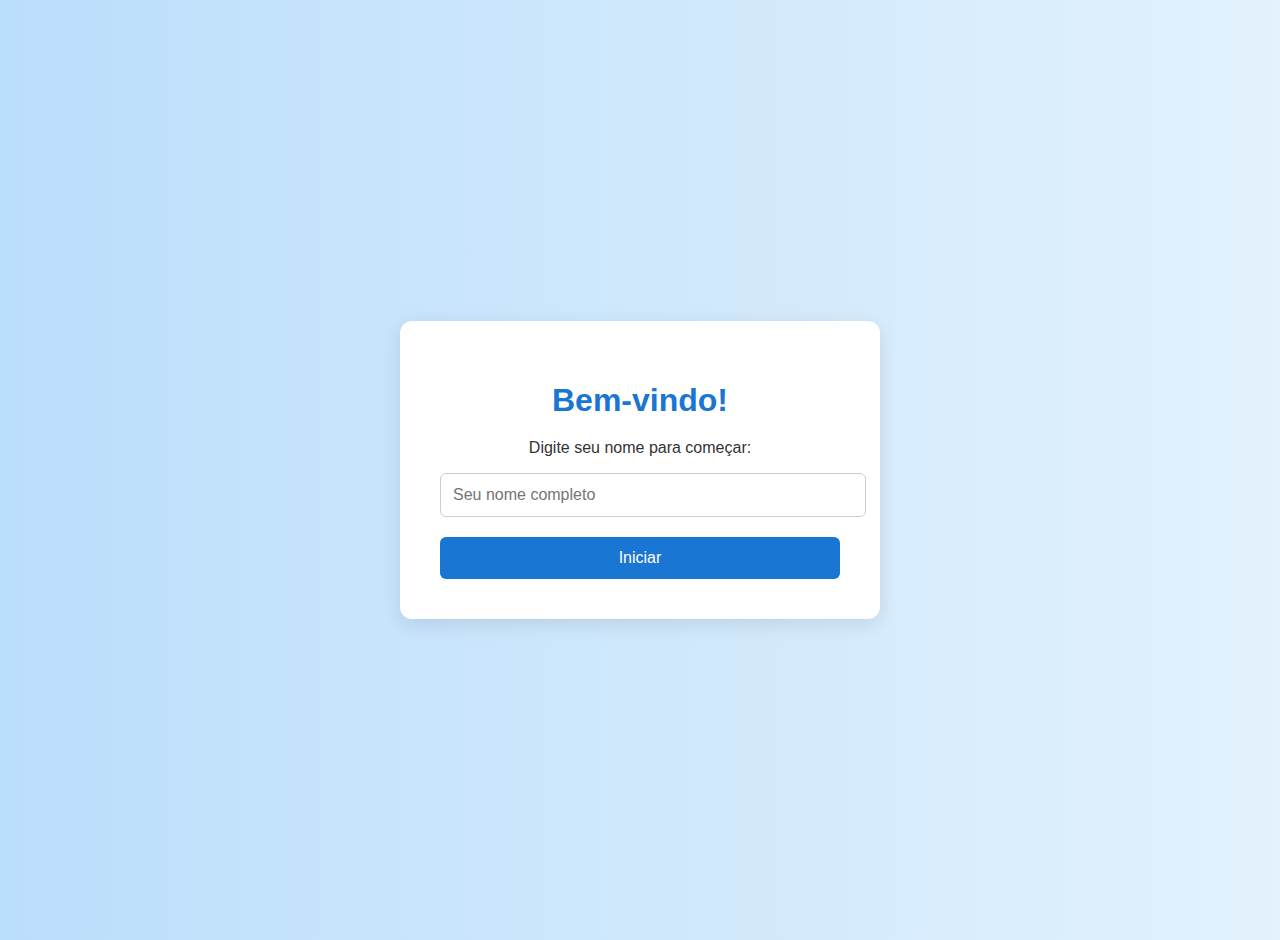
<file: index.html>
<!DOCTYPE html>
<html lang="pt-BR">
<head>
  <meta charset="UTF-8">
  <title>Início - Cadastro do Aluno</title>
  <link rel="stylesheet" href="css/style.css">
  <style>
    body {
      font-family: 'Segoe UI', sans-serif;
      background: linear-gradient(to right, #bbdefb, #e3f2fd);
      display: flex;
      justify-content: center;
      align-items: center;
      height: 100vh;
      margin: 0;
    }
    .container {
      background-color: #fff;
      padding: 40px;
      border-radius: 12px;
      box-shadow: 0 5px 20px rgba(0,0,0,0.1);
      text-align: center;
      max-width: 400px;
      width: 90%;
    }
    h1 {
      color: #1976d2;
      margin-bottom: 20px;
    }
    input {
      width: 100%;
      padding: 12px;
      margin-bottom: 20px;
      font-size: 16px;
      border-radius: 6px;
      border: 1px solid #ccc;
    }
    button {
      background-color: #1976d2;
      color: white;
      border: none;
      padding: 12px 20px;
      font-size: 16px;
      border-radius: 6px;
      cursor: pointer;
      width: 100%;
    }
    button:hover {
      background-color: #1565c0;
    }
  </style>
</head>
<body>
  
  <div class="container">
    <h1>Bem-vindo!</h1>
    <p>Digite seu nome para começar:</p>
    <input type="text" id="nome" placeholder="Seu nome completo">
    <button onclick="iniciar()">Iniciar</button>
  </div>

  <script>
    function iniciar() {
      const nome = document.getElementById("nome").value.trim();
      if (nome === "") {
        alert("Por favor, digite seu nome.");
        return;
      }
      const aluno = { nome: nome };
      localStorage.setItem("aluno", JSON.stringify(aluno));
      window.location.href = "atividade1.html";
    }
  </script>

</body>
</html>
</file>
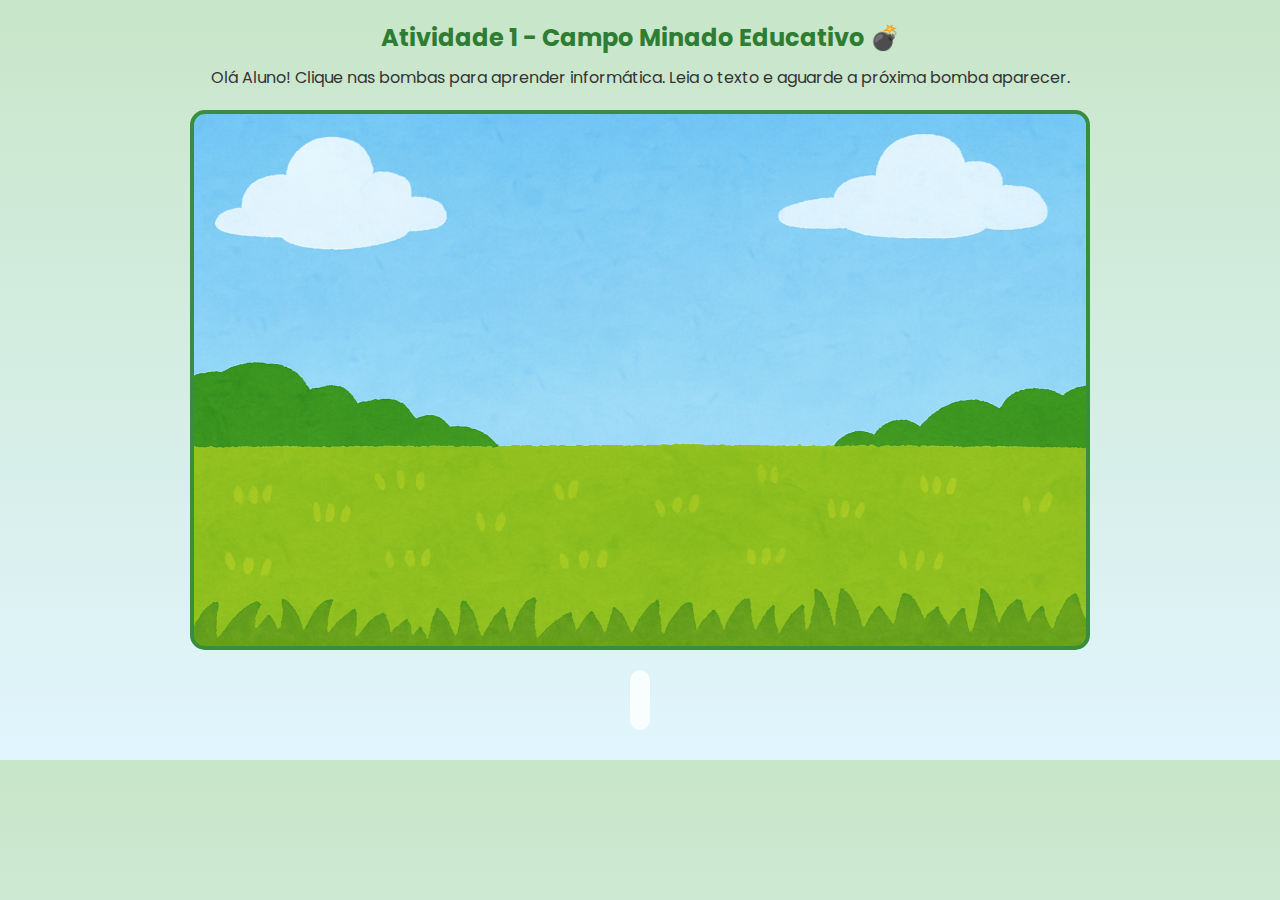
<file: atividade1.html>
<!DOCTYPE html>
<html lang="pt-BR">
<head>
  <meta charset="UTF-8">
  <meta name="viewport" content="width=device-width, initial-scale=1.0">
  <title>Atividade 1 - Campo Minado Educativo</title>
  <link href="https://fonts.googleapis.com/css2?family=Poppins:wght@400;600&display=swap" rel="stylesheet">
  <style>
    * {
      margin: 0;
      padding: 0;
      box-sizing: border-box;
    }

    body {
      font-family: 'Poppins', sans-serif;
      background: linear-gradient(to bottom, #c8e6c9, #e1f5fe);
      color: #333;
      display: flex;
      flex-direction: column;
      align-items: center;
      padding: 20px;
    }

    h2 {
      color: #2e7d32;
      margin-bottom: 10px;
    }

    #campoDeJogo {
      position: relative;
      width: 90vw;
      max-width: 900px;
      height: 60vh;
      background-image: url("img/fundo.jpg"); /* Substitua pelo nome salvo */
      background-size: cover;
      background-position: center;
      border: 4px solid #388e3c;
      border-radius: 15px;
      margin: 20px 0;
      overflow: hidden;
    }

    .bomba {
      position: absolute;
      width: 60px;
      height: 60px;
      background-image: url('https://em-content.zobj.net/source/apple/354/bomb_1f4a3.png');
      background-size: contain;
      background-repeat: no-repeat;
      background-position: center;
      border: none;
      background-color: transparent;
      cursor: pointer;
      transition: transform 0.2s;
    }

    .bomba:active {
      transform: scale(1.2);
    }

    .explosao {
      background-image: url('https://em-content.zobj.net/source/microsoft/379/collision_1f4a5.png');
    }

    #explicacao {
      max-width: 900px;
      font-size: 18px;
      padding: 10px;
      background-color: #ffffffc7;
      border-radius: 10px;
      min-height: 60px;
      margin-bottom: 10px;
    }

    #acoesFinais {
      display: none;
      margin-top: 20px;
    }

    .botaoFinal {
      padding: 10px 20px;
      margin: 10px;
      font-size: 16px;
      border: none;
      border-radius: 10px;
      background-color: #2e7d32;
      color: white;
      cursor: pointer;
    }
  </style>
</head>
<body>

  <h2>Atividade 1 - Campo Minado Educativo 💣</h2>
  <p>Olá <span id="nomeAluno"></span>! Clique nas bombas para aprender informática. Leia o texto e aguarde a próxima bomba aparecer.</p>

  <div id="campoDeJogo"></div>
  <p id="explicacao"></p>

  <div id="acoesFinais">
    <p>🎉 Parabéns por concluir! Deseja prosseguir ou revisar?</p>
    <button class="botaoFinal" onclick="window.location.href='atividade2.html'">👉 Próxima Atividade</button>
    <button class="botaoFinal" onclick="location.reload()">🔁 Rever Atividade</button>
  </div>

  <script>
    const aluno = JSON.parse(localStorage.getItem("aluno"));
    document.getElementById("nomeAluno").textContent = aluno?.nome || "Aluno";

    const explicacoes = [
      "🧠 Computador é uma máquina que processa dados para gerar informações úteis.",
      "💻 O monitor mostra o que o computador está fazendo.",
      "⌨️ Teclado serve para digitar letras, números e comandos.",
      "🖱️ O mouse ajuda a clicar e navegar na tela.",
      "🧮 A CPU é como o cérebro do computador.",
      "🗃️ O HD ou SSD guarda seus arquivos e programas.",
      "🔌 A fonte dá energia para todas as peças do computador.",
      "🌐 A internet conecta você com o mundo inteiro.",
      "🛜 O Wi-Fi permite usar a internet sem fios.",
      "🖨️ A impressora transforma documentos em papel.",
      "🧱 O gabinete guarda todas as partes do computador.",
      "🧩 Softwares são os programas que usamos no computador.",
      "🦠 Antivírus protege contra programas perigosos.",
      "🧑‍💻 O sistema operacional controla tudo (Windows, Linux...).",
      "📁 As pastas organizam seus arquivos.",
      "💾 Pen drives guardam e transportam arquivos.",
      "🎧 Caixas de som e fones emitem o som do computador.",
      "📷 Webcam tira fotos e faz vídeo chamadas.",
      "⚙️ O painel de controle ajuda a configurar o computador.",
      "🚨 Desligue corretamente o computador para não perder dados."
    ];

    const campo = document.getElementById("campoDeJogo");
    const texto = document.getElementById("explicacao");
    const acoesFinais = document.getElementById("acoesFinais");

    let cliques = 0;

    function criarBomba() {
      const bomba = document.createElement("button");
      bomba.classList.add("bomba");

      const campoRect = campo.getBoundingClientRect();
      const posX = Math.random() * (campo.clientWidth - 60);
      const posY = Math.random() * (campo.clientHeight - 60);

      bomba.style.left = `${posX}px`;
      bomba.style.top = `${posY}px`;

      bomba.addEventListener("click", () => {
        bomba.classList.add("explosao");
        bomba.disabled = true;
        texto.textContent = explicacoes[cliques];

        cliques++;
        if (cliques < explicacoes.length) {
          setTimeout(() => {
            bomba.remove();
            criarBomba();
          }, 2500);
        } else {
          setTimeout(() => {
            bomba.remove();
            texto.textContent = "🎉 Você completou todos os passos!";
            acoesFinais.style.display = "block";
          }, 2500);
        }
      });

      campo.appendChild(bomba);
    }

    // Iniciar com a primeira bomba
    window.onload = () => {
      criarBomba();
    };
  </script>
</body>
</html>
</file>
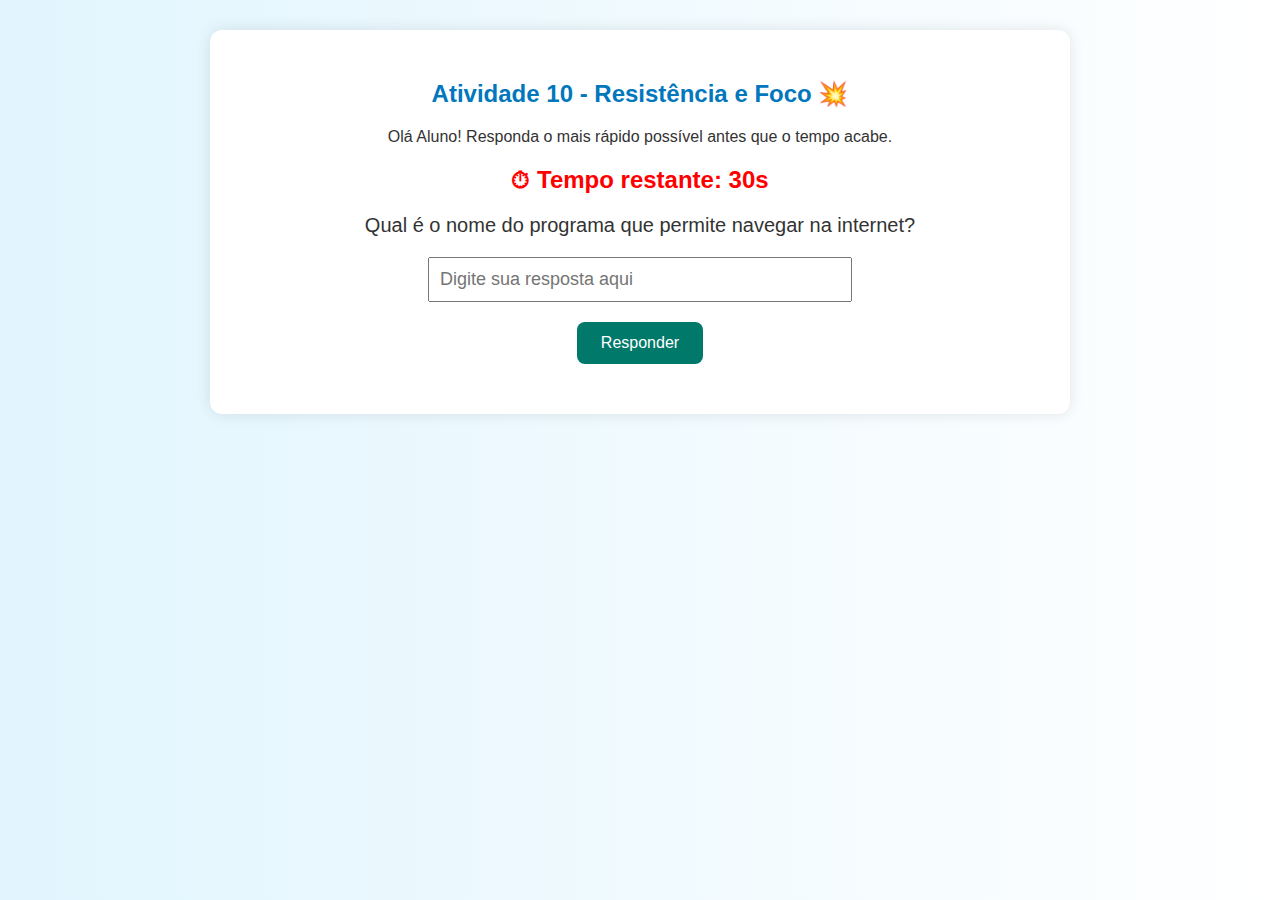
<file: atividade10.html>
<!DOCTYPE html>
<html lang="pt-BR">
<head>
  <meta charset="UTF-8">
  <title>Atividade 10 - Resistência e Foco</title>
  <link rel="stylesheet" href="css/style.css">
  <style>
    body {
      font-family: Arial, sans-serif;
      background: linear-gradient(to right, #e1f5fe, #fff);
      text-align: center;
      padding: 30px;
    }
    .container {
      max-width: 800px;
      margin: 0 auto;
    }
    h2 {
      color: #0277bd;
    }
    .pergunta {
      font-size: 20px;
      margin: 20px 0;
    }
    .resposta-input {
      padding: 10px;
      font-size: 18px;
      width: 80%;
      max-width: 400px;
    }
    button {
      padding: 12px 24px;
      margin-top: 20px;
      font-size: 16px;
      border: none;
      border-radius: 8px;
      cursor: pointer;
      background-color: #00796b;
      color: white;
      transition: 0.3s;
    }
    button:hover {
      background-color: #004d40;
    }
    #resultado, #pontuacao, #cronometro {
      margin-top: 20px;
      font-weight: bold;
    }
    #cronometro {
      font-size: 24px;
      color: red;
    }
    .bomba {
      font-size: 50px;
      color: red;
      display: none;
      margin-top: 30px;
    }
    #btnFinalizar {
      display: none;
      background-color: #1e88e5;
    }
  </style>
</head>
<body>
  <div class="container">
    <h2>Atividade 10 - Resistência e Foco 💥</h2>
    <p>Olá <span id="nomeAluno"></span>! Responda o mais rápido possível antes que o tempo acabe.</p>

    <div id="cronometro">⏱ Tempo restante: <span id="tempo">30</span>s</div>

    <div class="pergunta" id="pergunta"></div>
    <input type="text" class="resposta-input" id="resposta" placeholder="Digite sua resposta aqui">
    <br>
    <button onclick="responder()">Responder</button>

    <div id="resultado"></div>
    <div id="pontuacao"></div>
    <div class="bomba" id="bomba">💣💥 BUM! Tempo esgotado!</div>

    <button id="btnFinalizar" onclick="irParaFinal()">Finalizar</button>
  </div>

  <script>
    const aluno = JSON.parse(localStorage.getItem("aluno")) || { nome: "Aluno" };
    document.getElementById("nomeAluno").textContent = aluno.nome;

    const perguntas = [
      { texto: "Qual componente é responsável por armazenar dados permanentemente?", resposta: "HD" },
      { texto: "Qual parte do computador executa os cálculos e processa informações?", resposta: "CPU" },
      { texto: "Qual componente conecta todas as outras peças do computador?", resposta: "placa mãe" },
      { texto: "Que memória ajuda o computador a funcionar mais rápido?", resposta: "memória RAM" },
      { texto: "Qual dispositivo usamos para mover o cursor na tela?", resposta: "mouse" },
      { texto: "O que usamos para digitar textos no computador?", resposta: "teclado" },
      { texto: "Qual é o nome do programa que permite navegar na internet?", resposta: "navegador" },
      { texto: "Como se chama a tela usada no computador?", resposta: "monitor" },
      { texto: "Qual dispositivo imprime documentos?", resposta: "impressora" },
      { texto: "Onde conectamos o pendrive?", resposta: "porta USB" }
    ];

    let perguntasEmbaralhadas = perguntas.sort(() => 0.5 - Math.random());
    let indice = 0;
    let acertos = 0;
    let tempoRestante = 30;
    let cronometro;

    function iniciarCronometro() {
      tempoRestante = 30;
      document.getElementById("tempo").textContent = tempoRestante;
      cronometro = setInterval(() => {
        tempoRestante--;
        document.getElementById("tempo").textContent = tempoRestante;
        if (tempoRestante <= 0) {
          clearInterval(cronometro);
          explodirBomba();
        }
      }, 1000);
    }

    function explodirBomba() {
      document.getElementById("bomba").style.display = "block";
      document.getElementById("resultado").textContent = "⏰ Você perdeu esta rodada!";
      setTimeout(proximaPergunta, 3000);
    }

    function mostrarPergunta() {
      if (indice < perguntasEmbaralhadas.length) {
        document.getElementById("pergunta").textContent = perguntasEmbaralhadas[indice].texto;
        document.getElementById("resposta").value = "";
        document.getElementById("resultado").textContent = "";
        document.getElementById("bomba").style.display = "none";
        iniciarCronometro();
      } else {
        finalizarJogo();
      }
    }

    function responder() {
      clearInterval(cronometro);
      const respostaUsuario = document.getElementById("resposta").value.trim().toLowerCase();
      const respostaCorreta = perguntasEmbaralhadas[indice].resposta.toLowerCase();
      if (respostaUsuario === respostaCorreta) {
        document.getElementById("resultado").textContent = "✅ Resposta correta!";
        acertos++;
      } else {
        document.getElementById("resultado").textContent = `❌ Errado! A resposta certa era: ${perguntasEmbaralhadas[indice].resposta}`;
      }
      setTimeout(proximaPergunta, 2000);
    }

    function proximaPergunta() {
      indice++;
      mostrarPergunta();
    }

    function finalizarJogo() {
      const total = perguntasEmbaralhadas.length;
      const percentual = Math.round((acertos / total) * 100);
      document.getElementById("pergunta").textContent = "🎉 Fim da atividade!";
      document.getElementById("pontuacao").innerHTML = `<br><strong>Você acertou ${acertos} de ${total} (${percentual}%)</strong>`;
      document.getElementById("btnFinalizar").style.display = "inline-block";
      aluno.desempenho = percentual;
      localStorage.setItem("aluno", JSON.stringify(aluno));
    }

    function irParaFinal() {
      window.location.href = "final.html";
    }

    mostrarPergunta();
  </script>
</body>
</html>
</file>
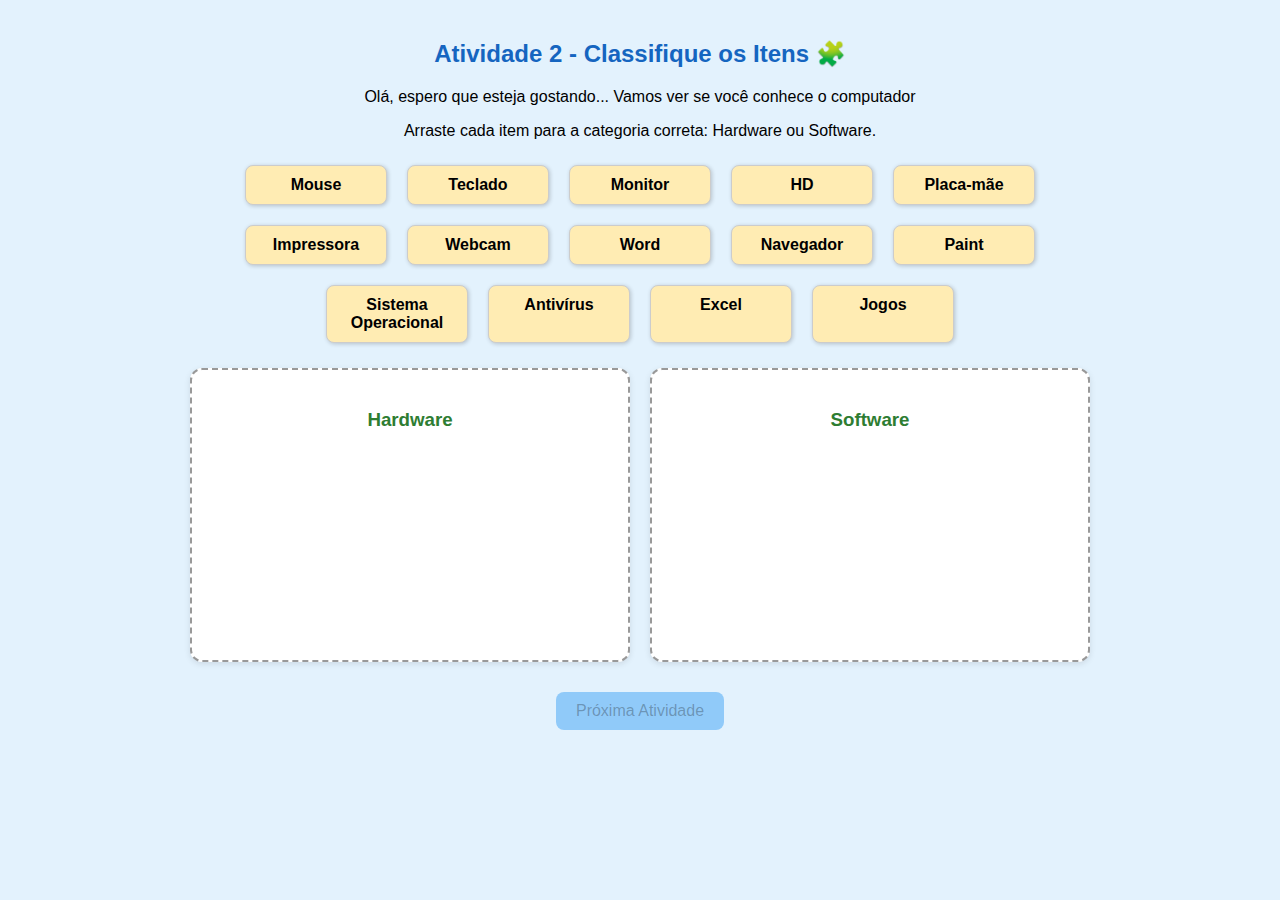
<file: atividade2.html>
<!DOCTYPE html>
<html lang="pt-BR">
<head>
  <meta charset="UTF-8" />
  <meta name="viewport" content="width=device-width, initial-scale=1.0"/>
 
  <title>Atividade 2 - Arraste e Solte</title>

  
  <style>
    body {
      font-family: Arial, sans-serif;
      margin: 0;
      padding: 20px;
      background-color: #e3f2fd;
    }

    .container {
      max-width: 900px;
      margin: auto;
      text-align: center;
    }

    h2 {
      color: #1565c0;
    }

    .itens {
      display: flex;
      flex-wrap: wrap;
      justify-content: center;
      gap: 10px;
      margin: 20px 0;
    }

    .item {
      width: 120px;
      padding: 10px;
      margin: 5px;
      background-color: #ffecb3;
      border: 1px solid #ccc;
      border-radius: 8px;
      cursor: grab;
      font-weight: bold;
      box-shadow: 1px 1px 4px rgba(0,0,0,0.2);
    }

    .item.correto {
      background-color: #c8e6c9;
      cursor: default;
    }

    .categorias {
      display: flex;
      justify-content: space-between;
      gap: 20px;
      flex-wrap: wrap;
      margin-top: 20px;
    }

    .area-drop {
      flex: 1;
      min-height: 250px;
      border: 2px dashed #999;
      border-radius: 12px;
      padding: 20px;
      background-color: #ffffff;
      box-shadow: 0 2px 6px rgba(0,0,0,0.1);
    }

    .area-drop h3 {
      margin-bottom: 10px;
      color: #2e7d32;
    }

    #proximaAtividade {
      margin-top: 30px;
      padding: 10px 20px;
      font-size: 16px;
      background-color: #90caf9;
      border: none;
      border-radius: 8px;
      cursor: not-allowed;
    }

    #proximaAtividade.ativo {
      background-color: #2196f3;
      color: white;
      cursor: pointer;
    }
  </style>
</head>
<body>
  <div class="container">
    <h2>Atividade 2 - Classifique os Itens 🧩</h2>
    <p> <p>Olá, espero que esteja gostando... Vamos ver se você conhece o computador</p> Arraste cada item para a categoria correta: Hardware ou Software.</p>

    <div class="itens" id="itens">
      <!-- Itens de Hardware -->
      <div class="item" draggable="true" data-categoria="Hardware">Mouse</div>
      <div class="item" draggable="true" data-categoria="Hardware">Teclado</div>
      <div class="item" draggable="true" data-categoria="Hardware">Monitor</div>
      <div class="item" draggable="true" data-categoria="Hardware">HD</div>
      <div class="item" draggable="true" data-categoria="Hardware">Placa-mãe</div>
      <div class="item" draggable="true" data-categoria="Hardware">Impressora</div>
      <div class="item" draggable="true" data-categoria="Hardware">Webcam</div>

      <!-- Itens de Software -->
      <div class="item" draggable="true" data-categoria="Software">Word</div>
      <div class="item" draggable="true" data-categoria="Software">Navegador</div>
      <div class="item" draggable="true" data-categoria="Software">Paint</div>
      <div class="item" draggable="true" data-categoria="Software">Sistema Operacional</div>
      <div class="item" draggable="true" data-categoria="Software">Antivírus</div>
      <div class="item" draggable="true" data-categoria="Software">Excel</div>
      <div class="item" draggable="true" data-categoria="Software">Jogos</div>
    </div>

    <div class="categorias">
      <div class="area-drop" id="hardware">
        <h3>Hardware</h3>
      </div>
      <div class="area-drop" id="software">
        <h3>Software</h3>
      </div>
    </div>

    <button id="proximaAtividade" disabled>Próxima Atividade</button>
  </div>

  <script>
    const itens = document.querySelectorAll(".item");
    const dropHardware = document.getElementById("hardware");
    const dropSoftware = document.getElementById("software");
    const btnProxima = document.getElementById("proximaAtividade");

    itens.forEach(item => {
      item.addEventListener("dragstart", dragStart);
    });

    [dropHardware, dropSoftware].forEach(area => {
      area.addEventListener("dragover", dragOver);
      area.addEventListener("drop", drop);
    });

    function dragStart(e) {
      e.dataTransfer.setData("text/plain", e.target.outerHTML);
      e.target.classList.add("arrastando");
    }

    function dragOver(e) {
      e.preventDefault();
    }

    function drop(e) {
      e.preventDefault();
      const data = e.dataTransfer.getData("text/plain");
      const temp = document.createElement("div");
      temp.innerHTML = data;
      const item = temp.firstChild;

      const categoria = item.dataset.categoria.toLowerCase();
      const destino = e.currentTarget.id.toLowerCase();

      if (categoria === destino && !e.currentTarget.querySelector(`[data-nome="${item.textContent}"]`)) {
        item.setAttribute("draggable", false);
        item.classList.remove("arrastando");
        item.classList.add("correto");
        item.setAttribute("data-nome", item.textContent);
        e.currentTarget.appendChild(item);

        const original = document.querySelector(`.item.arrastando`);
        if (original) original.remove();

        verificarFinal();
      }
    }

    function verificarFinal() {
      const totalCorretos = dropHardware.querySelectorAll(".item").length + dropSoftware.querySelectorAll(".item").length;
      if (totalCorretos === 14) {
        btnProxima.disabled = false;
        btnProxima.classList.add("ativo");
      }
    }

    btnProxima.addEventListener("click", () => {
      window.location.href = "atividade3.html";
    });
  </script>
</body>
</html>
</file>
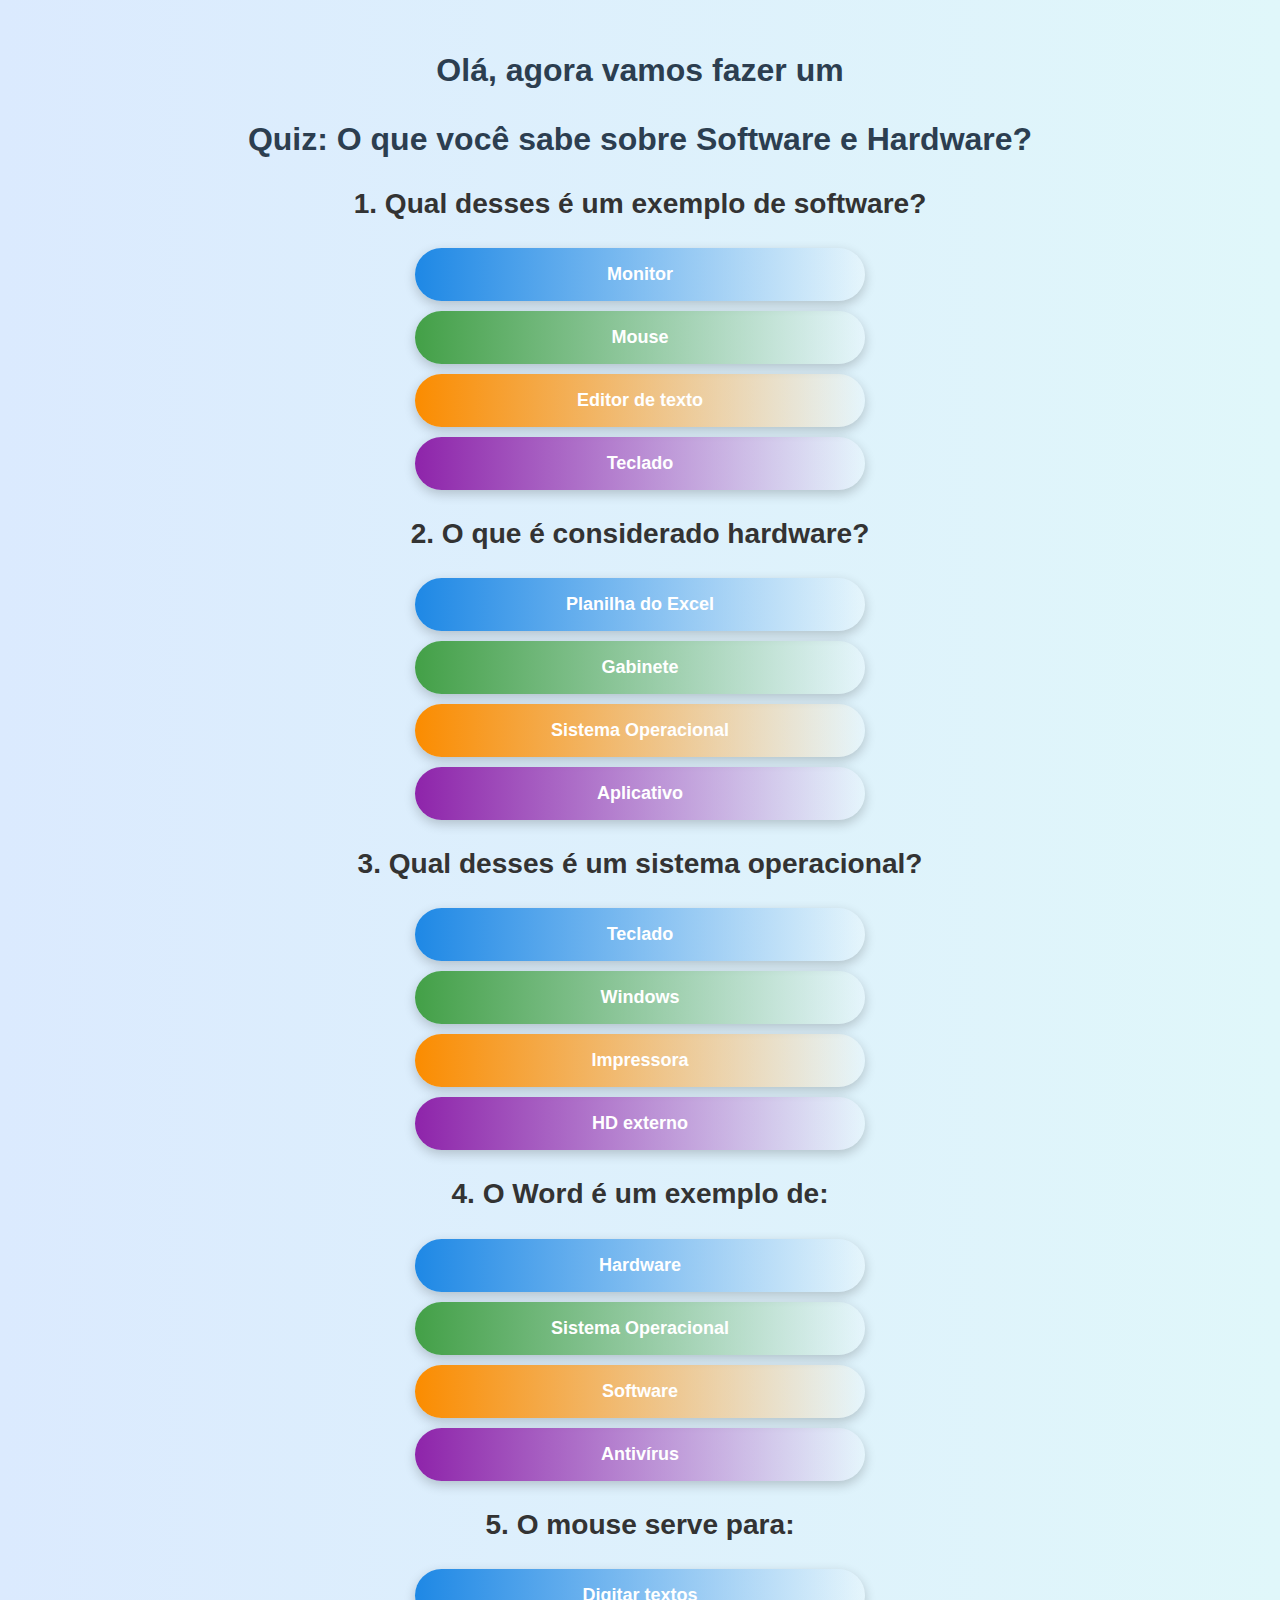
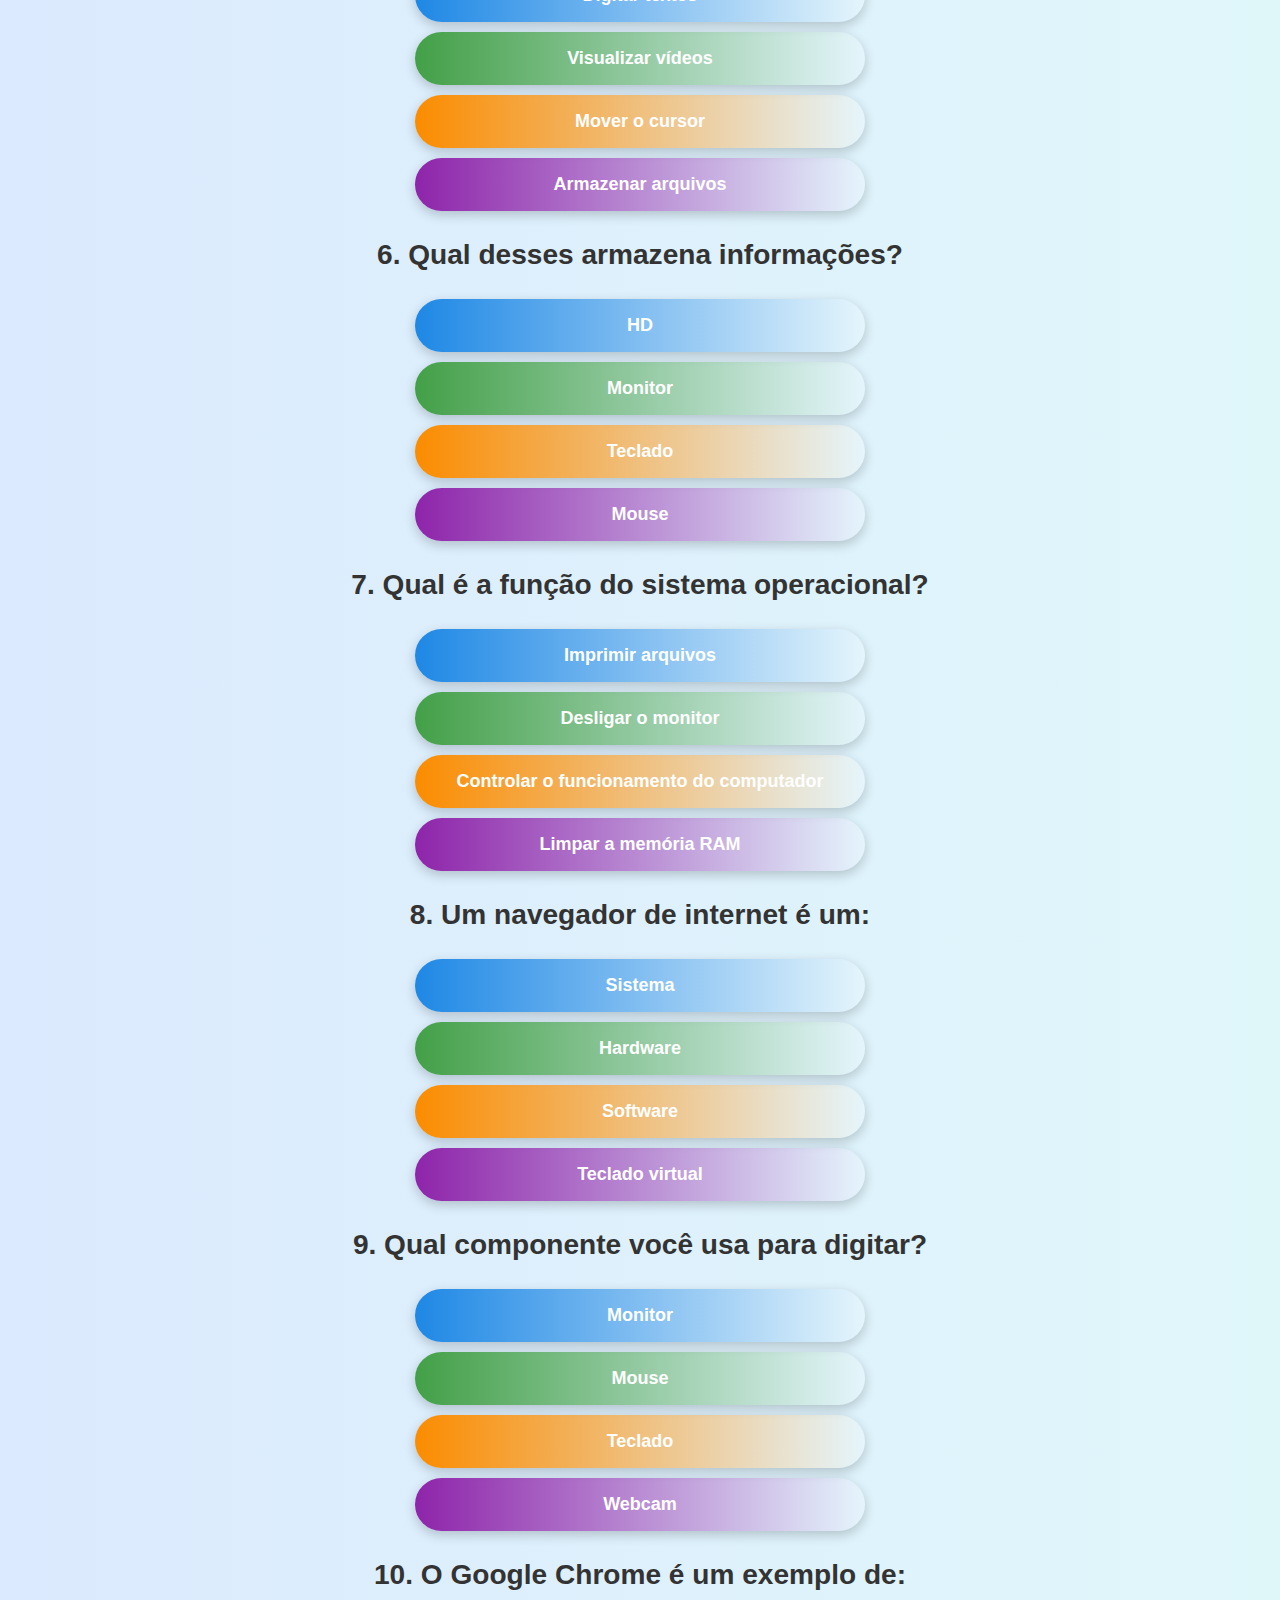
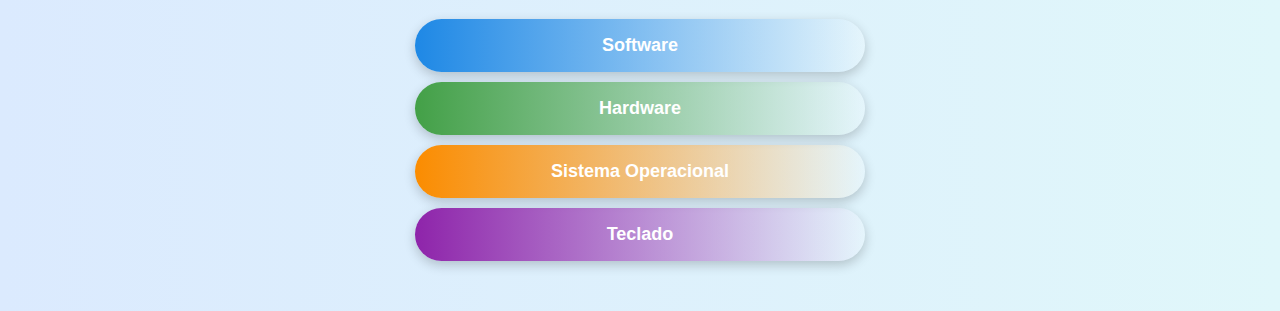
<file: atividade3.html>
<!DOCTYPE html>
<html lang="pt-BR">
<head>
  <meta charset="UTF-8" />
  <meta name="viewport" content="width=device-width, initial-scale=1.0"/>
  <title>Quiz - Software e Hardware</title>
  <style>
    body {
      font-family: 'Arial Rounded MT Bold', Arial, sans-serif;
      background: linear-gradient(to right, #dbeafe, #e0f7fa);
      margin: 0;
      padding: 20px;
      color: #333;
      text-align: center;
      min-height: 100vh;
    }

    h1 {
      color: #2c3e50;
      margin-bottom: 30px;
    }

    .pergunta {
      font-size: 24px;
      font-weight: bold;
      margin: 25px 0 15px;
    }

    .respostas button {
      display: block;
      margin: 10px auto;
      padding: 16px 24px;
      font-size: 18px;
      font-weight: bold;
      color: #fff;
      border: none;
      border-radius: 40px;
      cursor: pointer;
      width: 90%;
      max-width: 450px;
      box-shadow: 0 4px 12px rgba(0, 0, 0, 0.2);
      transition: transform 0.2s ease, box-shadow 0.3s ease;
    }

    .respostas button:hover {
      transform: scale(1.05);
      box-shadow: 0 6px 16px rgba(0, 0, 0, 0.3);
    }

    .respostas button.correto {
      background: linear-gradient(to right, #00c853, #64dd17) !important;
    }

    .respostas button.errado {
      background: linear-gradient(to right, #d50000, #ff1744) !important;
    }

    .final {
      font-size: 26px;
      font-weight: bold;
      margin-top: 30px;
    }

    #botoes-finais {
      margin-top: 20px;
    }

    #botoes-finais button {
      padding: 14px 30px;
      font-size: 18px;
      font-weight: bold;
      border-radius: 30px;
      margin: 10px;
      border: none;
      cursor: pointer;
      box-shadow: 0 4px 10px rgba(0, 0, 0, 0.2);
      transition: 0.3s;
    }

    #botoes-finais button:hover {
      transform: scale(1.05);
    }

    .proximo {
      background: linear-gradient(to right, #43a047, #00c853);
      color: white;
    }

    .refazer {
      background: linear-gradient(to right, #d32f2f, #e53935);
      color: white;
    }
  </style>
</head>
<body>
  <h1> <p>Olá, agora vamos fazer um</span></p> Quiz: O que você sabe sobre Software e Hardware?</h1>

  <div id="quiz"></div>
  <div class="final" id="final"></div>
  <div id="botoes-finais"></div>

  <script>
    const perguntas = [
      { pergunta: "1. Qual desses é um exemplo de software?", opcoes: ["Monitor", "Mouse", "Editor de texto", "Teclado"], correta: 2 },
      { pergunta: "2. O que é considerado hardware?", opcoes: ["Planilha do Excel", "Gabinete", "Sistema Operacional", "Aplicativo"], correta: 1 },
      { pergunta: "3. Qual desses é um sistema operacional?", opcoes: ["Teclado", "Windows", "Impressora", "HD externo"], correta: 1 },
      { pergunta: "4. O Word é um exemplo de:", opcoes: ["Hardware", "Sistema Operacional", "Software", "Antivírus"], correta: 2 },
      { pergunta: "5. O mouse serve para:", opcoes: ["Digitar textos", "Visualizar vídeos", "Mover o cursor", "Armazenar arquivos"], correta: 2 },
      { pergunta: "6. Qual desses armazena informações?", opcoes: ["HD", "Monitor", "Teclado", "Mouse"], correta: 0 },
      { pergunta: "7. Qual é a função do sistema operacional?", opcoes: ["Imprimir arquivos", "Desligar o monitor", "Controlar o funcionamento do computador", "Limpar a memória RAM"], correta: 2 },
      { pergunta: "8. Um navegador de internet é um:", opcoes: ["Sistema", "Hardware", "Software", "Teclado virtual"], correta: 2 },
      { pergunta: "9. Qual componente você usa para digitar?", opcoes: ["Monitor", "Mouse", "Teclado", "Webcam"], correta: 2 },
      { pergunta: "10. O Google Chrome é um exemplo de:", opcoes: ["Software", "Hardware", "Sistema Operacional", "Teclado"], correta: 0 }
    ];

    let acertos = 0;
    let respondidas = 0;

    const quiz = document.getElementById("quiz");
    const final = document.getElementById("final");
    const botoesFinais = document.getElementById("botoes-finais");

    function carregarQuiz() {
      quiz.innerHTML = "";
      final.textContent = "";
      botoesFinais.innerHTML = "";
      acertos = 0;
      respondidas = 0;

      perguntas.forEach((q, i) => {
        const div = document.createElement("div");
        div.classList.add("pergunta");

        const titulo = document.createElement("h3");
        titulo.textContent = q.pergunta;
        div.appendChild(titulo);

        const respostasDiv = document.createElement("div");
        respostasDiv.classList.add("respostas");

        q.opcoes.forEach((opcao, j) => {
          const botao = document.createElement("button");
          botao.textContent = opcao;
          botao.setAttribute("data-correta", j === q.correta ? "true" : "false");

          const cores = ["#1e88e5", "#43a047", "#fb8c00", "#8e24aa"];
          botao.style.background = `linear-gradient(to right, ${cores[j % cores.length]}, #ffffff33)`;

          botao.onclick = () => {
            if (botao.disabled) return;

            const correta = botao.getAttribute("data-correta") === "true";
            if (correta) {
              botao.classList.add("correto");
              acertos++;
            } else {
              botao.classList.add("errado");
            }

            Array.from(respostasDiv.children).forEach(btn => btn.disabled = true);
            respondidas++;

            if (respondidas === perguntas.length) {
              mostrarResultado();
            }
          };

          respostasDiv.appendChild(botao);
        });

        div.appendChild(respostasDiv);
        quiz.appendChild(div);
      });
    }

    function mostrarResultado() {
      const percentual = Math.round((acertos / perguntas.length) * 100);

      if (percentual >= 70) {
        final.innerHTML = `🎉 Parabéns! Você acertou ${acertos} de 10 perguntas.`;
        final.style.color = "#2e7d32";

        const proximoBtn = document.createElement("button");
        proximoBtn.textContent = "Próxima Atividade";
        proximoBtn.className = "proximo";
        proximoBtn.onclick = () => {
          window.location.href = "atividade4.html"; // Altere aqui para o próximo arquivo .html
        };
        botoesFinais.appendChild(proximoBtn);
      } else {
        final.innerHTML = `🔁 Você acertou ${acertos} de 10 perguntas. Tente novamente!`;
        final.style.color = "#c62828";

        const tentarBtn = document.createElement("button");
        tentarBtn.textContent = "Tentar Novamente";
        tentarBtn.className = "refazer";
        tentarBtn.onclick = () => carregarQuiz();
        botoesFinais.appendChild(tentarBtn);
      }
    }

    carregarQuiz();
  </script>
</body>
</html>
</file>
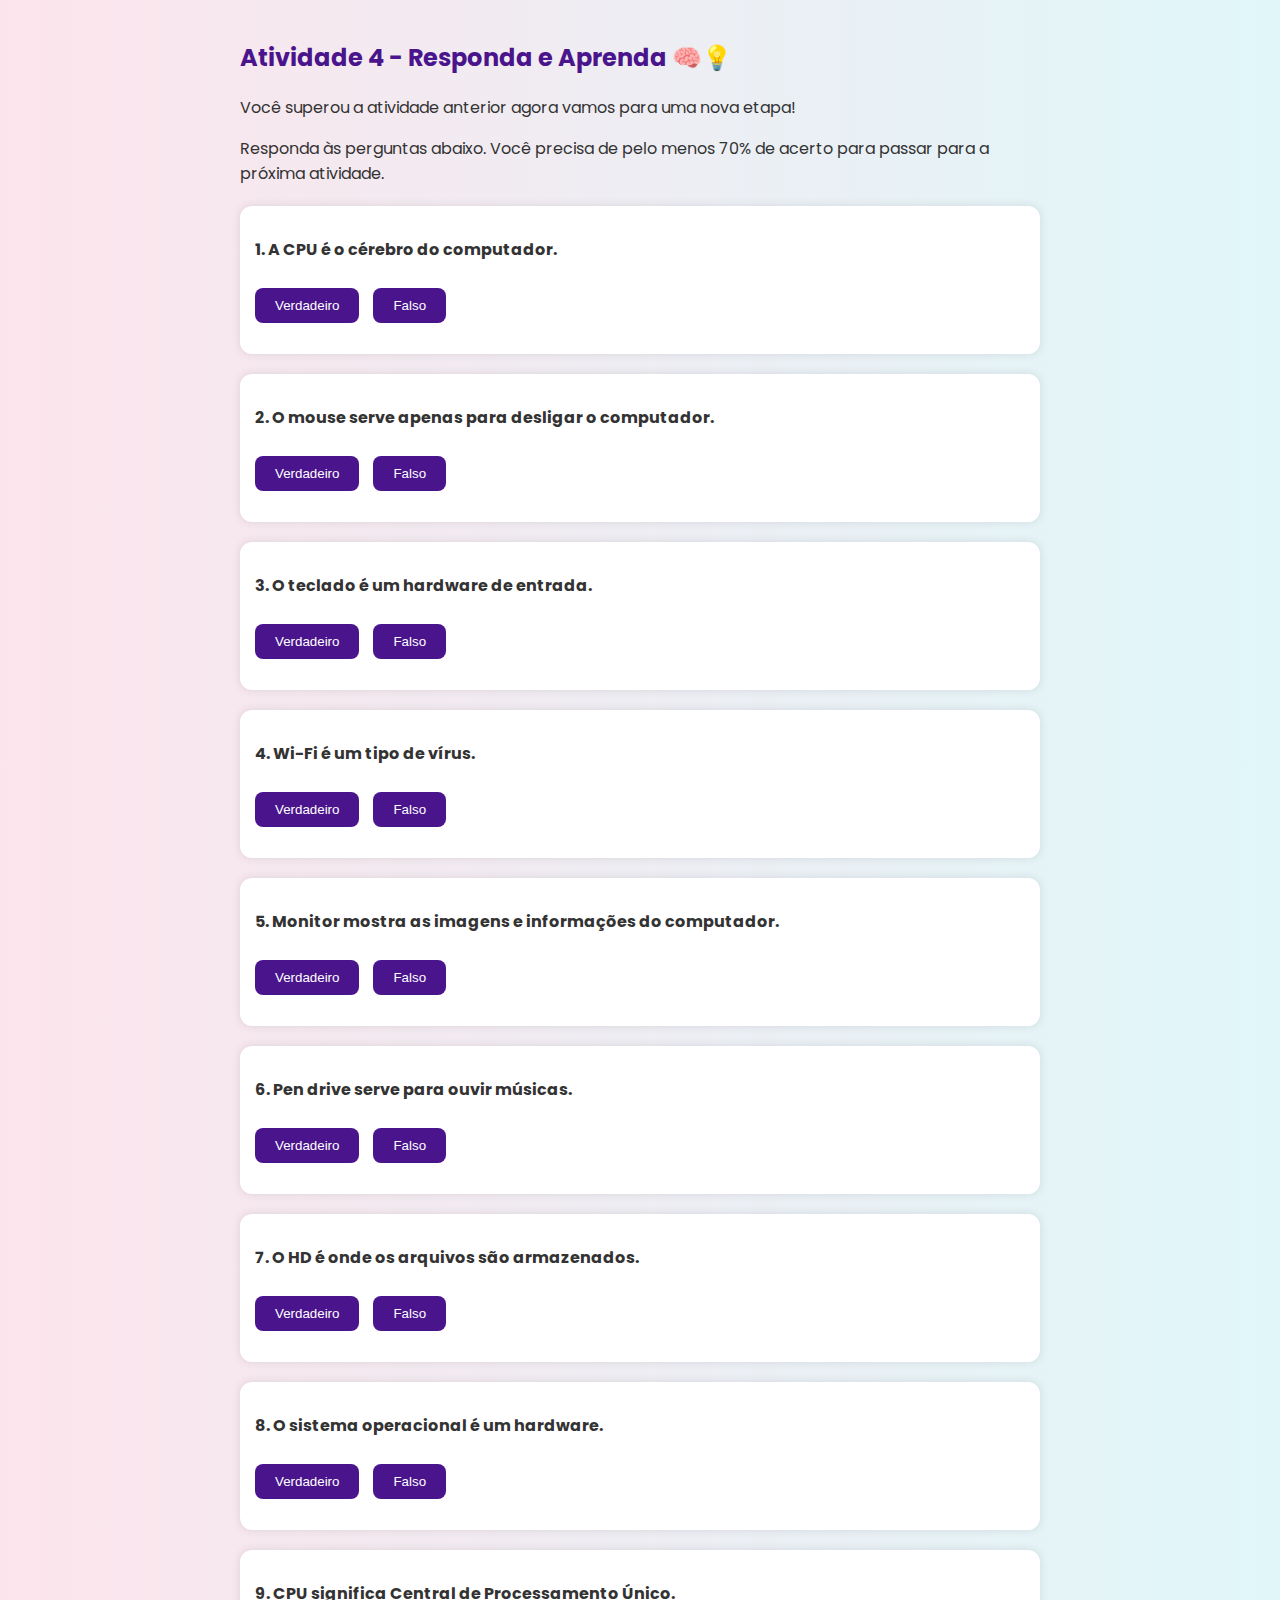
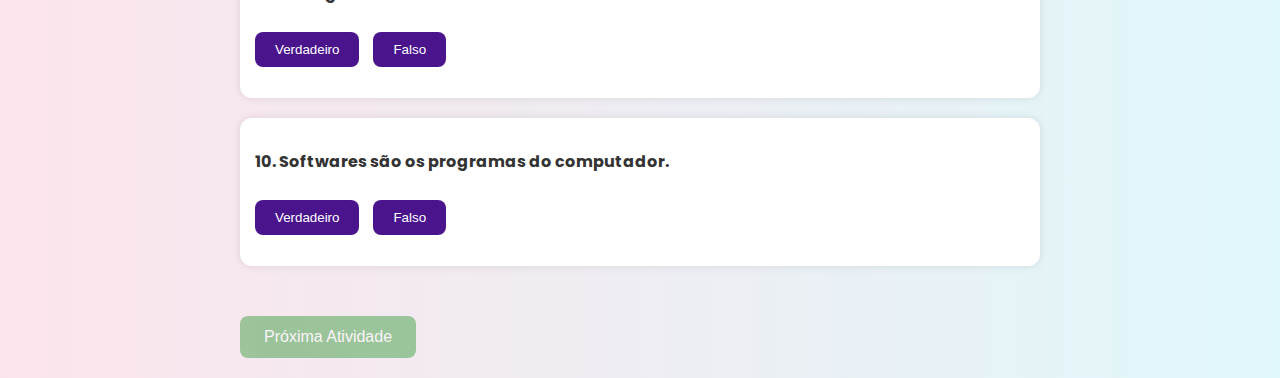
<file: atividade4.html>
<!DOCTYPE html>
<html lang="pt-BR">
<head>
  <meta charset="UTF-8">
  <meta name="viewport" content="width=device-width, initial-scale=1.0">
  <title>Atividade 4 - Quiz com Correções</title>
  <link href="https://fonts.googleapis.com/css2?family=Poppins:wght@400;600&display=swap" rel="stylesheet">
  <style>
    body {
      font-family: 'Poppins', sans-serif;
      background: linear-gradient(to right, #fce4ec, #e0f7fa);
      margin: 0;
      padding: 20px;
      color: #333;
    }

    .container {
      max-width: 800px;
      margin: auto;
    }

    h2 {
      color: #4a148c;
    }

    .pergunta {
      margin: 20px 0;
      padding: 15px;
      background-color: #fff;
      border-radius: 12px;
      box-shadow: 0 0 10px rgba(0,0,0,0.1);
    }

    .botoes button {
      margin: 10px 10px 0 0;
      padding: 10px 20px;
      border: none;
      border-radius: 8px;
      background-color: #4a148c;
      color: #fff;
      cursor: pointer;
      transition: 0.3s;
    }

    .botoes button:hover {
      background-color: #6a1b9a;
    }

    .feedback {
      margin-top: 10px;
      font-weight: 600;
    }

    #finalizar {
      margin-top: 30px;
      padding: 12px 24px;
      font-size: 16px;
      border: none;
      background-color: #43a047;
      color: #fff;
      border-radius: 8px;
      display: inline-block;
      cursor: pointer;
      opacity: 0.5;
      pointer-events: none;
    }

    #finalizar.ativo {
      opacity: 1;
      pointer-events: auto;
    }
  </style>
</head>
<body>
  <div class="container">
    <h2>Atividade 4 - Responda e Aprenda 🧠💡</h2>
    <p><p>Você superou a atividade anterior agora vamos para uma nova etapa!</p>Responda às perguntas abaixo. Você precisa de pelo menos 70% de acerto para passar para a próxima atividade.</p>

    <div id="quiz"></div>

    <button id="finalizar">Próxima Atividade</button>
  </div>

  <script>
    const perguntas = [
      { pergunta: "A CPU é o cérebro do computador.", resposta: true },
      { pergunta: "O mouse serve apenas para desligar o computador.", resposta: false },
      { pergunta: "O teclado é um hardware de entrada.", resposta: true },
      { pergunta: "Wi-Fi é um tipo de vírus.", resposta: false },
      { pergunta: "Monitor mostra as imagens e informações do computador.", resposta: true },
      { pergunta: "Pen drive serve para ouvir músicas.", resposta: false },
      { pergunta: "O HD é onde os arquivos são armazenados.", resposta: true },
      { pergunta: "O sistema operacional é um hardware.", resposta: false },
      { pergunta: "CPU significa Central de Processamento Único.", resposta: false },
      { pergunta: "Softwares são os programas do computador.", resposta: true }
    ];

    const quiz = document.getElementById("quiz");
    const btnFinalizar = document.getElementById("finalizar");
    let acertos = 0;
    let respondidas = 0;

    perguntas.forEach((item, index) => {
      const div = document.createElement("div");
      div.classList.add("pergunta");
      div.innerHTML = `
        <p><strong>${index + 1}. ${item.pergunta}</strong></p>
        <div class="botoes">
          <button onclick="responder(${index}, true, this)">Verdadeiro</button>
          <button onclick="responder(${index}, false, this)">Falso</button>
        </div>
        <p class="feedback" id="feedback${index}"></p>
      `;
      quiz.appendChild(div);
    });

    function responder(index, escolha, botao) {
      const feedback = document.getElementById(`feedback${index}`);
      if (feedback.textContent) return; // já respondida

      const correta = perguntas[index].resposta;
      if (escolha === correta) {
        feedback.textContent = "✅ Correto!";
        feedback.style.color = "green";
        acertos++;
      } else {
        feedback.textContent = "❌ Errado! Correto seria: " + (correta ? "Verdadeiro" : "Falso");
        feedback.style.color = "red";
      }

      respondidas++;

      if (respondidas === perguntas.length) {
        if (acertos >= 7) {
          btnFinalizar.classList.add("ativo");
          btnFinalizar.onclick = () => window.location.href = "atividade5.html";
        } else {
          alert("Você precisa de pelo menos 7 acertos para avançar. Recarregue a página para tentar novamente.");
        }
      }
    }
  </script>
</body>
</html>
</file>
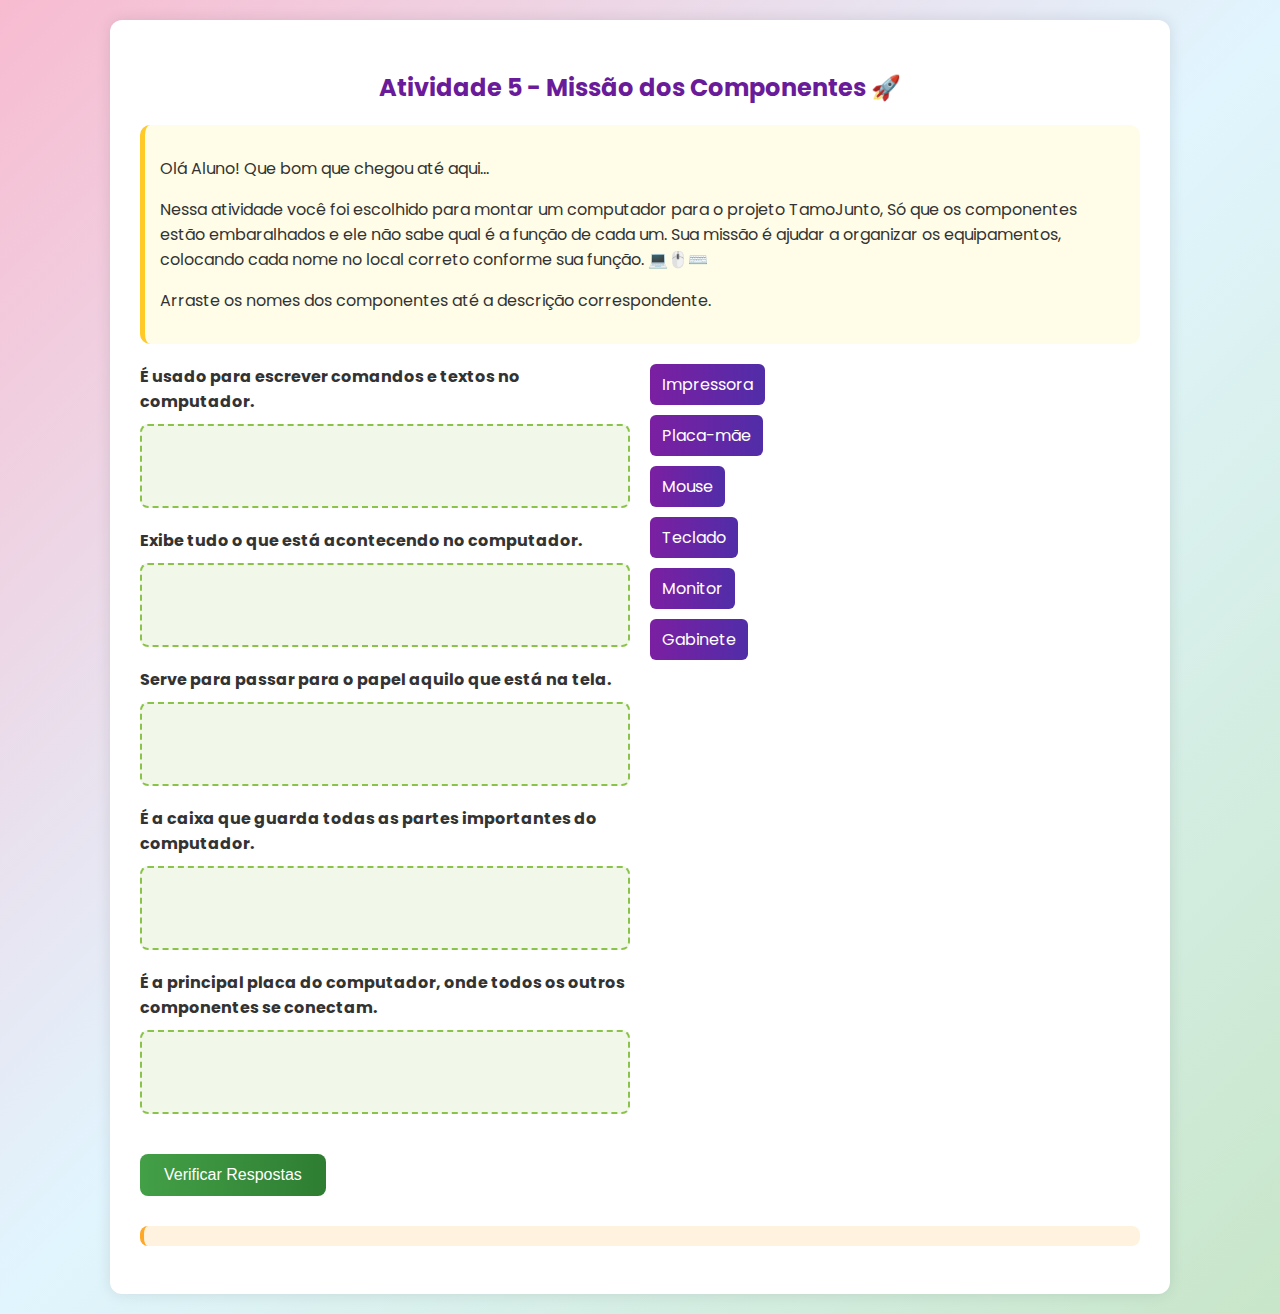
<file: atividade5.html>
<!DOCTYPE html>
<html lang="pt-BR">
<head>
  <meta charset="UTF-8">
  <meta name="viewport" content="width=device-width, initial-scale=1.0">
  <title>Atividade 5 - Missão dos Componentes</title>
  <link rel="stylesheet" href="css/style.css">
  <link href="https://fonts.googleapis.com/css2?family=Poppins:wght@400;600&display=swap" rel="stylesheet">
  <style>
    body {
      font-family: 'Poppins', sans-serif;
      background: linear-gradient(135deg, #f8bbd0, #e1f5fe, #c8e6c9);
      margin: 0;
      padding: 20px;
      color: #333;
    }
    h2 {
      color: #6a1b9a;
    }
    .container {
      max-width: 1000px;
      margin: 0 auto;
    }
    .contexto {
      background-color: #fffde7;
      padding: 15px;
      border-left: 5px solid #ffca28;
      border-radius: 10px;
      margin-bottom: 20px;
    }
    .area-principal {
      display: flex;
      justify-content: space-between;
      flex-wrap: wrap;
      gap: 20px;
    }
    .perguntas, .opcoes {
      flex: 1;
      min-width: 300px;
    }
    .grupo {
      margin-bottom: 20px;
    }
    .grupo strong {
      display: block;
      margin-bottom: 10px;
    }
    .drop-area {
      display: flex;
      flex-wrap: wrap;
      gap: 10px;
      padding: 10px;
      min-height: 60px;
      background-color: #f1f8e9;
      border: 2px dashed #8bc34a;
      border-radius: 8px;
    }
    .opcoes {
      display: flex;
      flex-direction: column;
      gap: 10px;
    }
    .opcao {
      padding: 8px 12px;
      background: linear-gradient(to right, #7b1fa2, #512da8);
      color: white;
      border-radius: 6px;
      cursor: grab;
      width: fit-content;
    }
    #resultado {
      margin-top: 30px;
      font-size: 18px;
      font-weight: 600;
      background-color: #fff3e0;
      border-left: 4px solid #ffa726;
      padding: 10px;
      border-radius: 8px;
    }
    #btnVerificar, #btnReiniciar, #btnProxima {
      margin-top: 20px;
      padding: 12px 24px;
      font-size: 16px;
      border: none;
      color: #fff;
      border-radius: 8px;
      cursor: pointer;
    }
    #btnVerificar {
      background: linear-gradient(to right, #43a047, #2e7d32);
    }
    #btnReiniciar {
      display: none;
      background: linear-gradient(to right, #ef6c00, #f57c00);
    }
    #btnProxima {
      display: none;
      background: linear-gradient(to right, #1976d2, #0d47a1);
    }
    .correta {
      background-color: #66bb6a !important;
    }
    .errada {
      background-color: #ef5350 !important;
    }
  </style>
</head>
<body>
  <div class="container">
    <h2>Atividade 5 - Missão dos Componentes 🚀</h2>
    
    <div class="contexto">
      <p>Olá <span id="nomeAluno"></span>! Que bom que chegou até aqui...</p>
      <p>Nessa atividade você foi escolhido para montar um computador para o projeto TamoJunto, Só que os componentes estão embaralhados e ele não sabe qual é a função de cada um. Sua missão é ajudar a organizar os equipamentos, colocando cada nome no local correto conforme sua função. 💻🖱️⌨️</p>
      <p> Arraste os nomes dos componentes até a descrição correspondente.</p>
    </div>
    

    <div class="area-principal">
      <div class="perguntas">
        <div class="grupo" data-resposta="Teclado">
          <strong>É usado para escrever comandos e textos no computador.</strong>
          <div class="drop-area"></div>
        </div>
        <div class="grupo" data-resposta="Monitor">
          <strong>Exibe tudo o que está acontecendo no computador.</strong>
          <div class="drop-area"></div>
        </div>
        
        <div class="grupo" data-resposta="Impressora">
          <strong>Serve para passar para o papel aquilo que está na tela.</strong>
          <div class="drop-area"></div>
        </div>
        <div class="grupo" data-resposta="Gabinete">
          <strong>É a caixa que guarda todas as partes importantes do computador.</strong>
          <div class="drop-area"></div>
        </div>
        <div class="grupo" data-resposta="Placa-mãe">
          <strong>É a principal placa do computador, onde todos os outros componentes se conectam.</strong>
          <div class="drop-area"></div>
        </div>
      </div>

      <div class="opcoes">
        <div class="opcao" draggable="true">Teclado</div>
        <div class="opcao" draggable="true">Monitor</div>
        <div class="opcao" draggable="true">Mouse</div>
        <div class="opcao" draggable="true">Impressora</div>
        <div class="opcao" draggable="true">Gabinete</div>
        <div class="opcao" draggable="true">Placa-mãe</div>
      </div>
    </div>

    <button id="btnVerificar">Verificar Respostas</button>
    <button id="btnReiniciar">Tentar Novamente</button>
    <button id="btnProxima">Ir para Atividade 6</button>
    <p id="resultado"></p>
  </div>

  <script>
    const aluno = JSON.parse(localStorage.getItem("aluno"));
    document.getElementById("nomeAluno").textContent = aluno?.nome || "Aluno";

    const opcoes = document.querySelectorAll('.opcao');
    const dropAreas = document.querySelectorAll('.drop-area');

    opcoes.forEach(opcao => {
      opcao.addEventListener('dragstart', e => {
        e.dataTransfer.setData('text/plain', e.target.textContent);
      });
    });

    dropAreas.forEach(area => {
      area.addEventListener('dragover', e => e.preventDefault());

      area.addEventListener('drop', e => {
        e.preventDefault();
        const texto = e.dataTransfer.getData('text/plain');
        area.innerHTML = '';
        const elem = document.createElement('div');
        elem.className = 'opcao';
        elem.textContent = texto;
        elem.setAttribute('draggable', 'true');
        elem.addEventListener('dragstart', ev => {
          ev.dataTransfer.setData('text/plain', ev.target.textContent);
        });
        area.appendChild(elem);
      });
    });

    const explicacoes = {
      "Teclado": "O teclado serve para digitar letras, números e comandos no computador.",
      "Monitor": "O monitor mostra todas as imagens, vídeos e ações realizadas.",
      "Mouse": "O mouse permite mover o cursor e interagir com os programas.",
      "Impressora": "A impressora transforma o que está na tela em papel.",
      "Gabinete": "O gabinete abriga os componentes principais como placa-mãe, HD e memória.",
      "Placa-mãe": "A placa-mãe conecta todos os componentes, como processador, memória e HD, e permite que eles funcionem juntos."
    };

    document.getElementById("btnVerificar").addEventListener("click", () => {
      let acertos = 0;
      const total = document.querySelectorAll('.grupo').length;
      const resultado = document.getElementById("resultado");
      resultado.innerHTML = '';

      document.querySelectorAll('.grupo').forEach(grupo => {
        const resposta = grupo.dataset.resposta;
        const dropArea = grupo.querySelector('.drop-area');
        const respostaUsuario = dropArea.textContent.trim();

        dropArea.classList.remove('correta', 'errada');

        if (respostaUsuario === resposta) {
          dropArea.classList.add('correta');
          acertos++;
        } else {
          dropArea.classList.add('errada');
          resultado.innerHTML += `<br>❌ "${respostaUsuario}" está incorreto para "${resposta}".<br><em>${explicacoes[resposta]}</em>`;
        }
      });

      const percentual = (acertos / total) * 100;
      resultado.innerHTML = `<br><strong>Você acertou ${acertos} de ${total} (${percentual.toFixed(0)}%)</strong><br>` + resultado.innerHTML;

      if (percentual >= 70) {
        resultado.innerHTML += "<br>✅ Muito bem! Você completou a atividade.";
        document.getElementById("btnReiniciar").style.display = "none";
        document.getElementById("btnProxima").style.display = "inline-block";
        localStorage.setItem("atividade6_completou", "sim");
      } else {
        resultado.innerHTML += "<br>❌ Tente novamente para alcançar 70% ou mais.";
        document.getElementById("btnReiniciar").style.display = "inline-block";
        document.getElementById("btnProxima").style.display = "none";
      }
    });

    document.getElementById("btnReiniciar").addEventListener("click", () => {
      document.querySelectorAll('.drop-area').forEach(area => {
        area.innerHTML = '';
        area.classList.remove('correta', 'errada');
      });
      document.getElementById("resultado").innerHTML = '';
      document.getElementById("btnReiniciar").style.display = "none";
      document.getElementById("btnProxima").style.display = "none";
    });

    document.getElementById("btnProxima").addEventListener("click", () => {
      window.location.href = "atividade6.html"; // ajuste conforme o nome real do arquivo da Atividade 6
    });

    // Embaralhar opções ao carregar
    function embaralhar(array) {
      for (let i = array.length - 1; i > 0; i--) {
        const j = Math.floor(Math.random() * (i + 1));
        [array[i], array[j]] = [array[j], array[i]];
      }
    }

    const opcoesContainer = document.querySelector('.opcoes');
    const opcoesArray = Array.from(opcoesContainer.children);
    embaralhar(opcoesArray);
    opcoesArray.forEach(el => opcoesContainer.appendChild(el));
  </script>
  <footer>
</html>
</file>
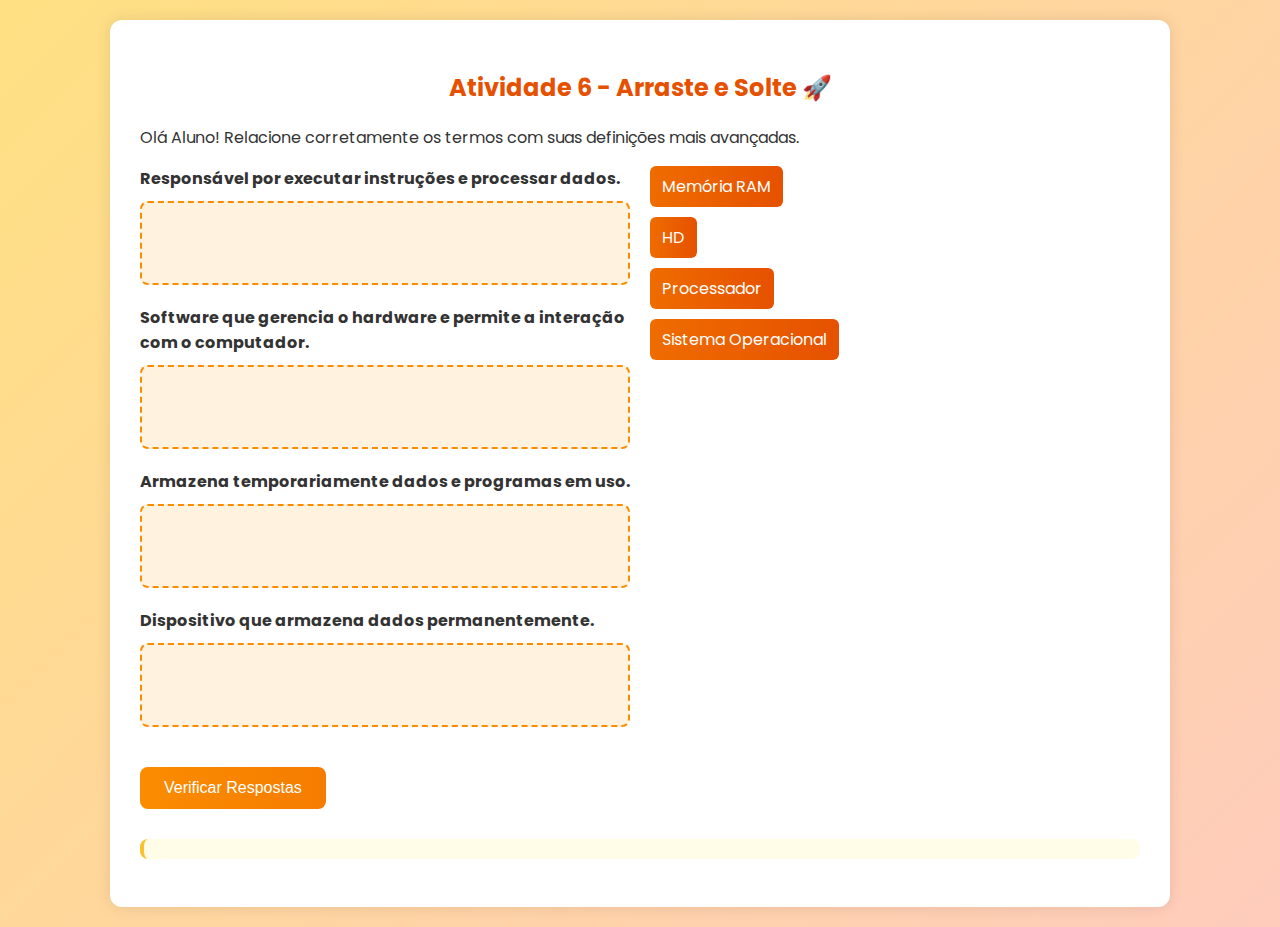
<file: atividade6.html>
<!DOCTYPE html>
<html lang="pt-BR">
<head>
  <meta charset="UTF-8">
  <meta name="viewport" content="width=device-width, initial-scale=1.0">
  <title>Atividade 6 - Arraste e Solte</title>
  <link rel="stylesheet" href="css/style.css">
  <link href="https://fonts.googleapis.com/css2?family=Poppins:wght@400;600&display=swap" rel="stylesheet">
  <style>
    body {
      font-family: 'Poppins', sans-serif;
      background: linear-gradient(135deg, #ffe082, #ffccbc);
      margin: 0;
      padding: 20px;
      color: #333;
    }
    h2 {
      color: #e65100;
    }
    .container {
      max-width: 1000px;
      margin: 0 auto;
    }
    .area-principal {
      display: flex;
      justify-content: space-between;
      flex-wrap: wrap;
      gap: 20px;
    }
    .perguntas, .opcoes {
      flex: 1;
      min-width: 300px;
    }
    .grupo {
      margin-bottom: 20px;
    }
    .grupo strong {
      display: block;
      margin-bottom: 10px;
    }
    .drop-area {
      display: flex;
      flex-wrap: wrap;
      gap: 10px;
      padding: 10px;
      min-height: 60px;
      background-color: #fff3e0;
      border: 2px dashed #fb8c00;
      border-radius: 8px;
    }
    .opcoes {
      display: flex;
      flex-direction: column;
      gap: 10px;
    }
    .opcao {
      padding: 8px 12px;
      background: linear-gradient(to right, #ef6c00, #e65100);
      color: white;
      border-radius: 6px;
      cursor: grab;
      width: fit-content;
    }
    #resultado {
      margin-top: 30px;
      font-size: 18px;
      font-weight: 600;
      background-color: #fffde7;
      border-left: 4px solid #fbc02d;
      padding: 10px;
      border-radius: 8px;
    }
    #btnVerificar, #btnReiniciar, #btnProxima {
      margin-top: 20px;
      padding: 12px 24px;
      font-size: 16px;
      border: none;
      background: linear-gradient(to right, #fb8c00, #f57c00);
      color: #fff;
      border-radius: 8px;
      cursor: pointer;
    }
    #btnReiniciar {
      display: none;
      background: linear-gradient(to right, #b71c1c, #e53935);
    }
    #btnProxima {
      display: none;
      background: linear-gradient(to right, #2e7d32, #388e3c);
    }
    .correta {
      background-color: #aed581 !important;
    }
    .errada {
      background-color: #ef9a9a !important;
    }
  </style>
</head>
<body>
  <div class="container">
    <h2>Atividade 6 - Arraste e Solte 🚀</h2>
    <p>Olá <span id="nomeAluno"></span>! Relacione corretamente os termos com suas definições mais avançadas.</p>

    <div class="area-principal">
      <div class="perguntas">
        <div class="grupo" data-resposta="Processador">
          <strong>Responsável por executar instruções e processar dados.</strong>
          <div class="drop-area"></div>
        </div>
        <div class="grupo" data-resposta="Sistema Operacional">
          <strong>Software que gerencia o hardware e permite a interação com o computador.</strong>
          <div class="drop-area"></div>
        </div>
        <div class="grupo" data-resposta="Memória RAM">
          <strong>Armazena temporariamente dados e programas em uso.</strong>
          <div class="drop-area"></div>
        </div>
        <div class="grupo" data-resposta="HD">
          <strong>Dispositivo que armazena dados permanentemente.</strong>
          <div class="drop-area"></div>
        </div>
      </div>

      <div class="opcoes">
        <div class="opcao" draggable="true">Memória RAM</div>
        <div class="opcao" draggable="true">HD</div>
        <div class="opcao" draggable="true">Processador</div>
        <div class="opcao" draggable="true">Sistema Operacional</div>
      </div>
    </div>

    <button id="btnVerificar">Verificar Respostas</button>
    <button id="btnReiniciar">Tentar Novamente</button>
    <button id="btnProxima" onclick="window.location.href='atividade7.html'">Próxima Atividade</button>
    <p id="resultado"></p>
  </div>

  <script>
    const aluno = JSON.parse(localStorage.getItem("aluno"));
    document.getElementById("nomeAluno").textContent = aluno?.nome || "Aluno";

    const opcoes = document.querySelectorAll('.opcao');
    const dropAreas = document.querySelectorAll('.drop-area');

    opcoes.forEach(opcao => {
      opcao.addEventListener('dragstart', e => {
        e.dataTransfer.setData('text/plain', e.target.textContent);
      });
    });

    dropAreas.forEach(area => {
      area.addEventListener('dragover', e => e.preventDefault());
      area.addEventListener('drop', e => {
        e.preventDefault();
        const texto = e.dataTransfer.getData('text/plain');
        area.innerHTML = '';
        const elem = document.createElement('div');
        elem.className = 'opcao';
        elem.textContent = texto;
        elem.setAttribute('draggable', 'true');
        elem.addEventListener('dragstart', ev => {
          ev.dataTransfer.setData('text/plain', ev.target.textContent);
        });
        area.appendChild(elem);
      });
    });

    const explicacoes = {
      "Processador": "O processador é o cérebro do computador, responsável por interpretar e executar comandos.",
      "Sistema Operacional": "O sistema operacional conecta o hardware ao usuário e executa programas.",
      "Memória RAM": "A RAM guarda dados temporários para acesso rápido, mas se apaga ao desligar.",
      "HD": "O HD mantém os dados salvos mesmo com o computador desligado."
    };

    document.getElementById("btnVerificar").addEventListener("click", () => {
      let acertos = 0;
      const total = document.querySelectorAll('.grupo').length;
      const resultado = document.getElementById("resultado");
      resultado.innerHTML = '';

      document.querySelectorAll('.grupo').forEach(grupo => {
        const resposta = grupo.dataset.resposta;
        const dropArea = grupo.querySelector('.drop-area');
        const respostaUsuario = dropArea.textContent.trim();

        dropArea.classList.remove('correta', 'errada');

        if (respostaUsuario === resposta) {
          dropArea.classList.add('correta');
          acertos++;
        } else {
          dropArea.classList.add('errada');
          resultado.innerHTML += `<br>❌ "${respostaUsuario}" está incorreto para "${resposta}".<br><em>${explicacoes[resposta]}</em>`;
        }
      });

      const percentual = (acertos / total) * 100;
      resultado.innerHTML = `<br><strong>Você acertou ${acertos} de ${total} (${percentual.toFixed(0)}%)</strong><br>` + resultado.innerHTML;

      if (percentual >= 70) {
        resultado.innerHTML += "<br>✅ Excelente! Você pode seguir para a próxima atividade.";
        document.getElementById("btnReiniciar").style.display = "none";
        document.getElementById("btnProxima").style.display = "inline-block";
        localStorage.setItem("atividade7_completou", "sim");
      } else {
        resultado.innerHTML += "<br>❌ Você precisa de pelo menos 70% para avançar. Tente novamente.";
        document.getElementById("btnReiniciar").style.display = "inline-block";
        document.getElementById("btnProxima").style.display = "none";
      }
    });

    document.getElementById("btnReiniciar").addEventListener("click", () => {
      document.querySelectorAll('.drop-area').forEach(area => {
        area.innerHTML = '';
        area.classList.remove('correta', 'errada');
      });
      document.getElementById("resultado").innerHTML = '';
      document.getElementById("btnReiniciar").style.display = "none";
      document.getElementById("btnProxima").style.display = "none";
    });
  </script>
</body>
</html>
</file>
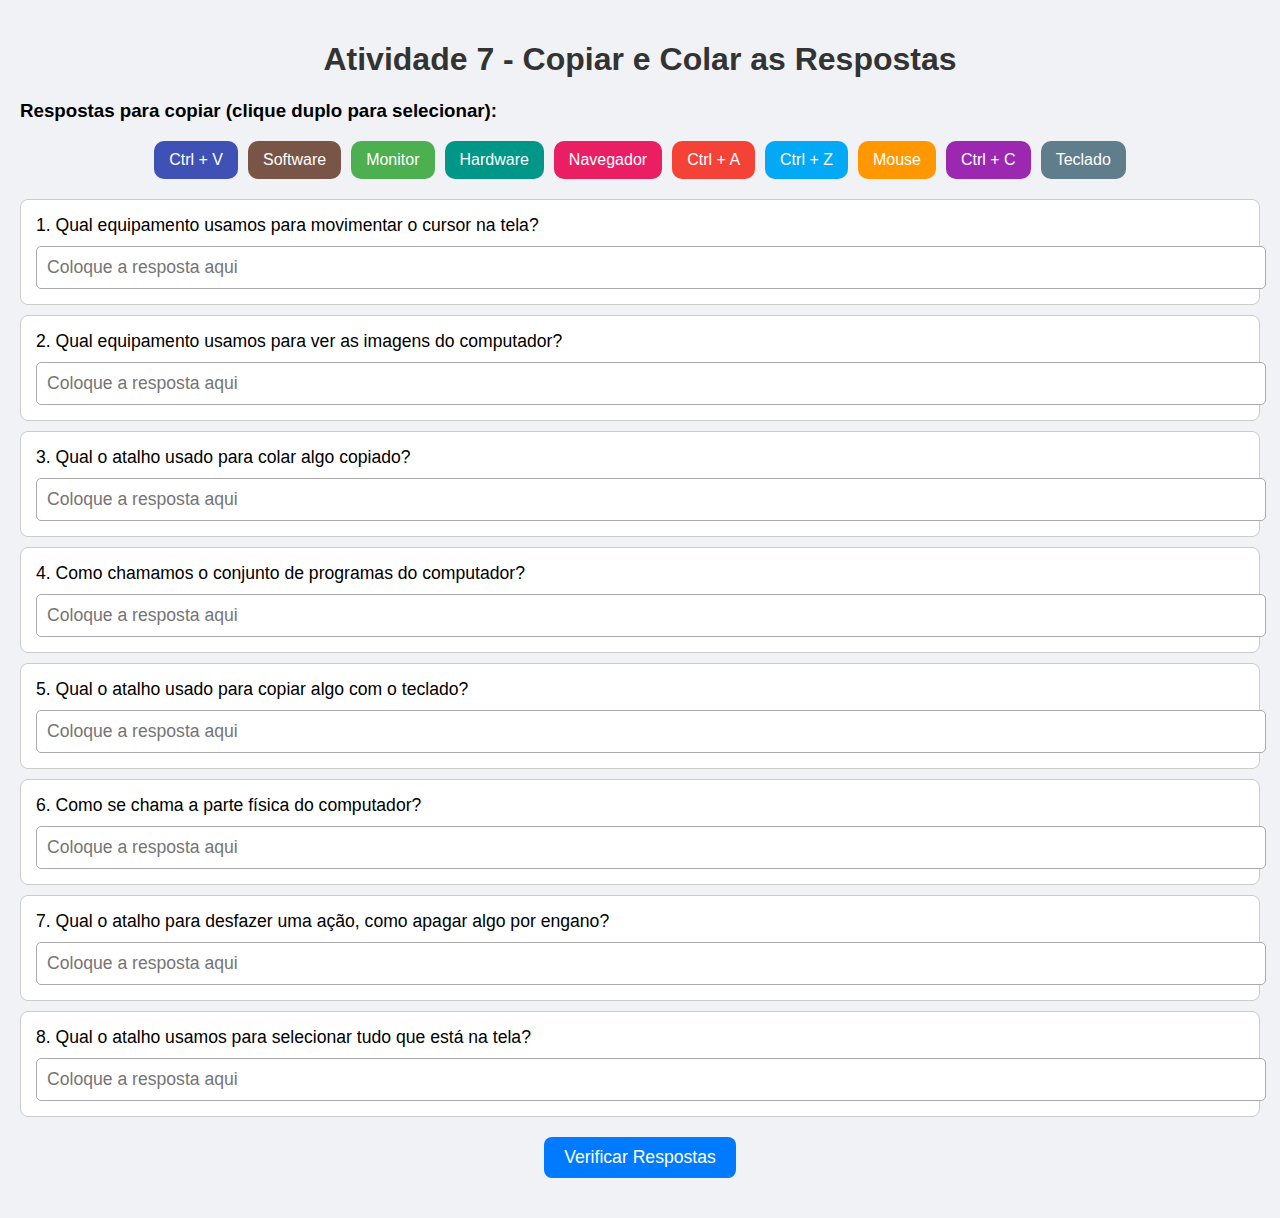
<file: atividade7.html>
<!DOCTYPE html>
<html lang="pt-BR">
<head>
  <meta charset="UTF-8" />
  <meta name="viewport" content="width=device-width, initial-scale=1.0" />
  <title>Atividade 7 - Atalhos e Componentes</title>
  <style>
    body {
      font-family: Arial, sans-serif;
      background-color: #f0f2f5;
      margin: 0;
      padding: 20px;
    }

    h1 {
      text-align: center;
      color: #333;
    }

    .pergunta {
      background-color: #ffffff;
      border: 1px solid #ccc;
      border-radius: 8px;
      padding: 15px;
      margin: 10px 0;
      font-size: 1.1em;
    }

    input[type="text"] {
      width: 100%;
      padding: 10px;
      font-size: 1em;
      margin-top: 10px;
      border-radius: 5px;
      border: 1px solid #aaa;
    }

    .respostas-box {
      margin: 20px 0;
    }

    .resposta-grid {
      display: flex;
      flex-wrap: wrap;
      gap: 10px;
      justify-content: center;
    }

    .resposta-item {
      padding: 10px 15px;
      border: none;
      border-radius: 10px;
      cursor: pointer;
      font-size: 1em;
      color: #fff;
      user-select: text;
      transition: transform 0.2s, background-color 0.2s;
    }

    .resposta-item:hover {
      transform: scale(1.05);
      opacity: 0.9;
    }

    .resposta-item:active {
      outline: 2px solid #000;
    }

    .botao {
      display: block;
      margin: 20px auto;
      padding: 10px 20px;
      font-size: 1.1em;
      background-color: #007bff;
      color: white;
      border: none;
      border-radius: 8px;
      cursor: pointer;
    }

    .resultado {
      text-align: center;
      font-size: 1.2em;
      margin-top: 20px;
    }

    .explicacao {
      color: #d32f2f;
      font-size: 1em;
      margin-top: 10px;
    }

    #proximaAtividade,
    #tentarNovamente {
      display: none;
    }

    .correta {
      color: green;
      font-weight: bold;
    }
  </style>
</head>

<body>
  <h1>Atividade 7 - Copiar e Colar as Respostas</h1>

  <div class="respostas-box">
    <h3>Respostas para copiar (clique duplo para selecionar):</h3>
    <div class="resposta-grid" id="respostasContainer"></div>
  </div>

  <form id="quizForm"></form>

  <div id="resultado" class="resultado"></div>
  <button id="tentarNovamente" class="botao" onclick="location.reload()">Tentar Novamente</button>
  <button id="proximaAtividade" class="botao" onclick="window.location.href='atividade8.html'">Ir para Atividade 8</button>

  <script>
    function copyToClipboard(el) {
      navigator.clipboard.writeText(el.innerText);
      el.style.outline = '3px solid yellow';
      setTimeout(() => el.style.outline = 'none', 1000);
    }

    const respostas = [
      { texto: "Ctrl + A", cor: "#f44336" },
      { texto: "Ctrl + C", cor: "#9c27b0" },
      { texto: "Ctrl + V", cor: "#3f51b5" },
      { texto: "Ctrl + Z", cor: "#03a9f4" },
      { texto: "Hardware", cor: "#009688" },
      { texto: "Monitor", cor: "#4caf50" },
      { texto: "Mouse", cor: "#ff9800" },
      { texto: "Software", cor: "#795548" },
      { texto: "Teclado", cor: "#607d8b" },
      { texto: "Navegador", cor: "#e91e63" },
    ];

    respostas.sort(() => 0.5 - Math.random());

    const respostasContainer = document.getElementById("respostasContainer");
    respostas.forEach(r => {
      const div = document.createElement("div");
      div.className = "resposta-item";
      div.textContent = r.texto;
      div.style.backgroundColor = r.cor;
      div.setAttribute("ondblclick", "copyToClipboard(this)");
      respostasContainer.appendChild(div);
    });

    const perguntas = [
      "Qual equipamento usamos para ver as imagens do computador?",
      "Qual o atalho usado para colar algo copiado?",
      "Como chamamos o conjunto de programas do computador?",
      "Qual o atalho para desfazer uma ação, como apagar algo por engano?",
      "Qual o atalho usamos para selecionar tudo que está na tela?",
      "Como se chama a parte física do computador?",
      "Qual o atalho usado para copiar algo com o teclado?",
      "Qual equipamento usamos para movimentar o cursor na tela?"
    ];

    const gabaritoCerto = {
      "Qual equipamento usamos para ver as imagens do computador?": "Monitor",
      "Qual o atalho usado para colar algo copiado?": "Ctrl + V",
      "Como chamamos o conjunto de programas do computador?": "Software",
      "Qual o atalho para desfazer uma ação, como apagar algo por engano?": "Ctrl + Z",
      "Qual o atalho usamos para selecionar tudo que está na tela?": "Ctrl + A",
      "Como se chama a parte física do computador?": "Hardware",
      "Qual o atalho usado para copiar algo com o teclado?": "Ctrl + C",
      "Qual equipamento usamos para movimentar o cursor na tela?": "Mouse"
    };

    const explicacoes = {
      "Ctrl + A": "Seleciona tudo que está na tela (texto, arquivos, etc).",
      "Ctrl + C": "Serve para copiar um texto, imagem ou arquivo.",
      "Ctrl + V": "Serve para colar algo que foi copiado.",
      "Ctrl + Z": "Desfaz a última ação, como apagar algo por engano.",
      "Hardware": "Parte física do computador, como mouse, teclado e monitor.",
      "Software": "Conjunto de programas que usamos no computador.",
      "Monitor": "Equipamento que exibe as imagens do computador.",
      "Mouse": "Equipamento usado para mover o cursor na tela e clicar.",
      "Teclado": "Equipamento usado para digitar letras, números e símbolos.",
      "Navegador": "Programa usado para acessar a internet, como Chrome ou Firefox."
    };

    perguntas.sort(() => 0.5 - Math.random());
    const quizForm = document.getElementById("quizForm");
    perguntas.forEach((p, i) => {
      const div = document.createElement("div");
      div.className = "pergunta";
      div.innerHTML = `${i + 1}. ${p}<br><input type="text" name="q${i + 1}" data-pergunta="${p}" placeholder="Coloque a resposta aqui">`;
      quizForm.appendChild(div);
    });

    const botao = document.createElement("button");
    botao.type = "submit";
    botao.className = "botao";
    botao.textContent = "Verificar Respostas";
    quizForm.appendChild(botao);

    quizForm.addEventListener("submit", function (e) {
      e.preventDefault();
      const campos = this.querySelectorAll("input[type='text']");
      let acertos = 0;
      let resultado = "";

      campos.forEach((campo, idx) => {
        const pergunta = campo.dataset.pergunta;
        const respostaCerta = gabaritoCerto[pergunta];
        const respostaDada = campo.value.trim();

        if (respostaDada.toLowerCase() === respostaCerta.toLowerCase()) {
          acertos++;
          resultado += `<div class='correta'>Pergunta ${idx + 1}: Correta!</div>`;
        } else {
          resultado += `<div class='explicacao'>"${respostaDada}" está incorreto para a pergunta ${idx + 1}. ${explicacoes[respostaCerta]}</div>`;
        }
      });

      const percentual = (acertos / perguntas.length) * 100;
      resultado = `<p>Você acertou ${acertos} de ${perguntas.length} perguntas. (${percentual.toFixed(0)}%)</p>` + resultado;
      document.getElementById("resultado").innerHTML = resultado;
      document.getElementById("quizForm").style.display = "none";

      if (percentual >= 70) {
        document.getElementById("proximaAtividade").style.display = "block";
      } else {
        document.getElementById("tentarNovamente").style.display = "block";
      }
    });
  </script>
</body>
</html>
</file>
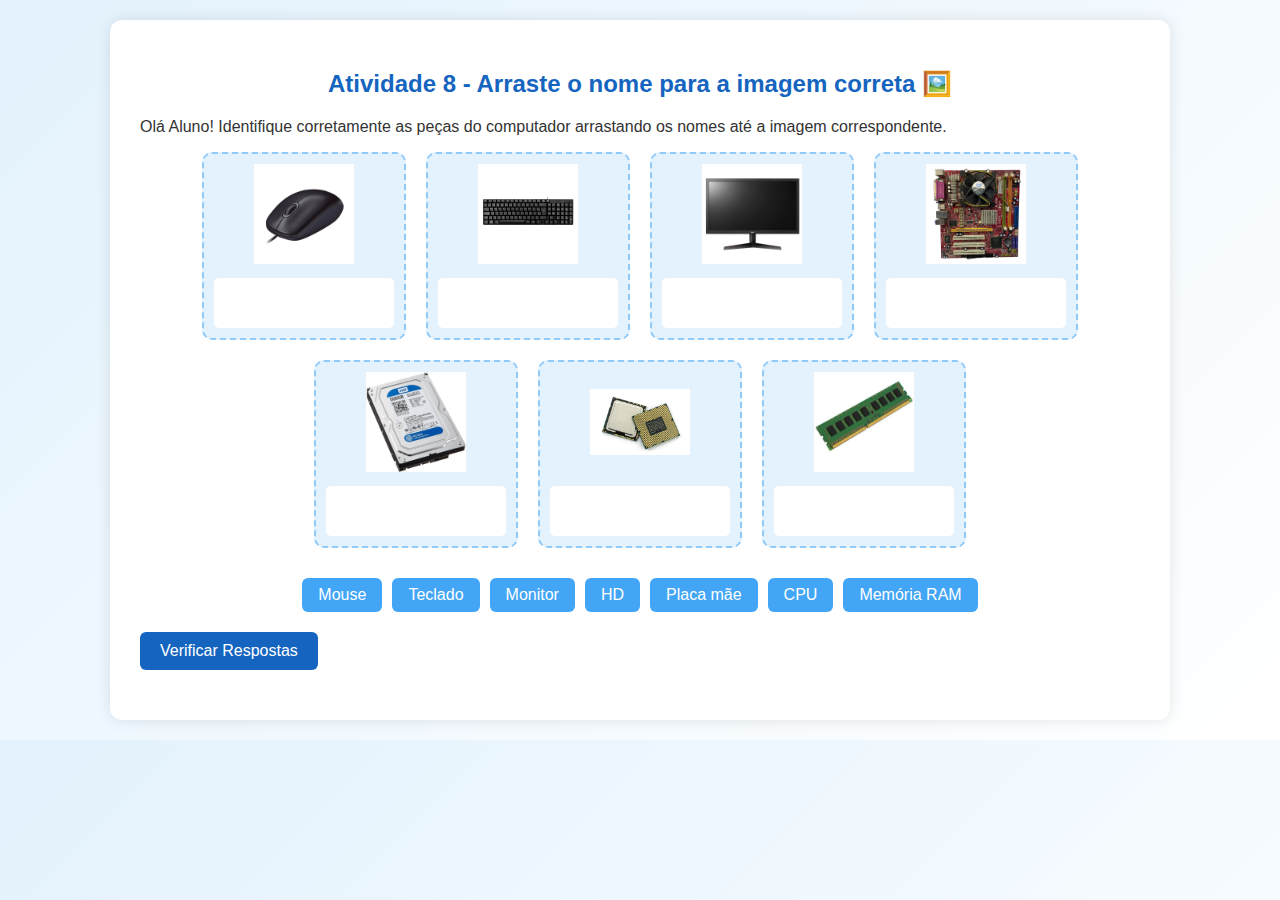
<file: atividade8.html>
<!DOCTYPE html>
<html lang="pt-BR">
<head>
  <meta charset="UTF-8">
  <meta name="viewport" content="width=device-width, initial-scale=1.0">
  <title>Atividade 8 - Arraste e Solte com Imagens</title>
  <link rel="stylesheet" href="css/style.css">
  <style>
    body {
      font-family: Arial, sans-serif;
      background: linear-gradient(135deg, #e3f2fd, #fff);
      margin: 0;
      padding: 20px;
    }
    h2 {
      color: #1565c0;
    }
    .container {
      max-width: 1000px;
      margin: 0 auto;
    }
    .imagens {
      display: flex;
      flex-wrap: wrap;
      gap: 20px;
      justify-content: center;
    }
    .img-item {
      border: 2px dashed #90caf9;
      border-radius: 10px;
      padding: 10px;
      width: 180px;
      text-align: center;
      background-color: #e3f2fd;
    }
    .img-item img {
      width: 100px;
      height: 100px;
      object-fit: contain;
    }
    .drop-area {
      min-height: 40px;
      margin-top: 10px;
      padding: 5px;
      background-color: #fff;
      border-radius: 5px;
    }
    .opcoes {
      display: flex;
      justify-content: center;
      flex-wrap: wrap;
      gap: 10px;
      margin-top: 30px;
    }
    .opcao {
      background-color: #42a5f5;
      color: white;
      padding: 8px 16px;
      border-radius: 6px;
      cursor: grab;
    }
    .correta {
      background-color: #c8e6c9 !important;
    }
    .errada {
      background-color: #ffcdd2 !important;
    }
    #resultado {
      margin-top: 20px;
    }
    #btnVerificar, #btnReiniciar, #btnProxima {
      margin-top: 20px;
      padding: 10px 20px;
      font-size: 16px;
      border: none;
      border-radius: 6px;
      cursor: pointer;
    }
    #btnVerificar {
      background-color: #1565c0;
      color: #fff;
    }
    #btnReiniciar {
      background-color: #d32f2f;
      color: #fff;
      display: none;
    }
    #btnProxima {
      background-color: #2e7d32;
      color: #fff;
      display: none;
    }
  </style>
</head>
<body>
  <div class="container">
    <h2>Atividade 8 - Arraste o nome para a imagem correta 🖼️</h2>
    <p>Olá <span id="nomeAluno"></span>! Identifique corretamente as peças do computador arrastando os nomes até a imagem correspondente.</p>

    <div class="imagens">
      <div class="img-item" data-resposta="Mouse">
        <img src="img/mouse.png" alt="Mouse">
        <div class="drop-area"></div>
      </div>
      <div class="img-item" data-resposta="Teclado">
        <img src="img/Teclado.png" alt="Teclado">
        <div class="drop-area"></div>
      </div>
      <div class="img-item" data-resposta="Monitor">
        <img src="img/monitor.png" alt="Monitor">
        <div class="drop-area"></div>
      </div>
      <div class="img-item" data-resposta="Placa mãe">
        <img src="img/placa-mae.png" alt="Placa mãe">
        <div class="drop-area"></div>
      </div>
      <div class="img-item" data-resposta="HD">
        <img src="img/hd.png" alt="HD">
        <div class="drop-area"></div>
      </div>
      <div class="img-item" data-resposta="CPU">
        <img src="img/cpu.png" alt="CPU">
        <div class="drop-area"></div>
      </div>
      <div class="img-item" data-resposta="Memória RAM">
        <img src="img/memoria-ram.png" alt="Memória RAM">
        <div class="drop-area"></div>
      </div>
    </div>

    <div class="opcoes">
      <div class="opcao" draggable="true">Mouse</div>
      <div class="opcao" draggable="true">Teclado</div>
      <div class="opcao" draggable="true">Monitor</div>
      <div class="opcao" draggable="true">HD</div>
      <div class="opcao" draggable="true">Placa mãe</div>
      <div class="opcao" draggable="true">CPU</div>
      <div class="opcao" draggable="true">Memória RAM</div>
    </div>

    <button id="btnVerificar">Verificar Respostas</button>
    <button id="btnReiniciar">Tentar Novamente</button>
    <button id="btnProxima" onclick="window.location.href='atividade9.html'">Próxima Atividade</button>

    <div id="resultado"></div>
  </div>

  <script>
    const aluno = JSON.parse(localStorage.getItem("aluno"));
    document.getElementById("nomeAluno").textContent = aluno?.nome || "Aluno";

    const opcoes = document.querySelectorAll('.opcao');
    const dropAreas = document.querySelectorAll('.drop-area');

    opcoes.forEach(opcao => {
      opcao.addEventListener('dragstart', e => {
        e.dataTransfer.setData('text/plain', e.target.textContent);
      });
    });

    dropAreas.forEach(area => {
      area.addEventListener('dragover', e => e.preventDefault());
      area.addEventListener('drop', e => {
        e.preventDefault();
        const texto = e.dataTransfer.getData('text/plain');
        const elem = Array.from(opcoes).find(op => op.textContent === texto);
        if (elem) {
          const previous = area.querySelector('.opcao');
          if (previous) {
            const original = Array.from(opcoes).find(op => op.textContent === previous.textContent);
            if (original) {
              original.style.display = 'block';
              original.classList.remove('usada');
            }
          }
          area.innerHTML = '';
          const novoElem = elem.cloneNode(true);
          novoElem.classList.add('usada');
          area.appendChild(novoElem);
          elem.style.display = 'none';
        }
      });
    });

    document.getElementById("btnVerificar").addEventListener("click", () => {
      let acertos = 0;
      const total = document.querySelectorAll('.img-item').length;
      const resultado = document.getElementById("resultado");
      resultado.innerHTML = '';

      document.querySelectorAll('.img-item').forEach(item => {
        const resposta = item.dataset.resposta;
        const dropArea = item.querySelector('.drop-area');
        const respostaUsuario = dropArea.textContent.trim();

        dropArea.classList.remove('correta', 'errada');

        if (respostaUsuario === resposta) {
          dropArea.classList.add('correta');
          acertos++;
        } else {
          dropArea.classList.add('errada');
          resultado.innerHTML += `❌ "${respostaUsuario || 'vazio'}" está incorreto para a imagem de "${resposta}".<br>`;
        }
      });

      const percentual = (acertos / total) * 100;
      resultado.innerHTML = `<br><strong>Você acertou ${acertos} de ${total} (${percentual.toFixed(0)}%)</strong><br>` + resultado.innerHTML;

      if (percentual >= 70) {
        resultado.innerHTML += "<br>✅ Muito bem! Você pode ir para a próxima atividade.";
        document.getElementById("btnProxima").style.display = "inline-block";
        document.getElementById("btnReiniciar").style.display = "none";
      } else {
        resultado.innerHTML += "<br>❌ Você precisa de pelo menos 70% para avançar. Tente novamente.";
        document.getElementById("btnProxima").style.display = "none";
        document.getElementById("btnReiniciar").style.display = "inline-block";
      }
    });

    document.getElementById("btnReiniciar").addEventListener("click", () => {
      document.querySelectorAll('.drop-area').forEach(area => {
        area.innerHTML = '';
        area.classList.remove('correta', 'errada');
      });
      document.querySelectorAll('.opcao').forEach(op => {
        op.style.display = 'block';
        op.classList.remove('usada');
      });
      document.getElementById("resultado").innerHTML = '';
      document.getElementById("btnReiniciar").style.display = "none";
      document.getElementById("btnProxima").style.display = "none";
    });
  </script>
</body>
</html>
</file>
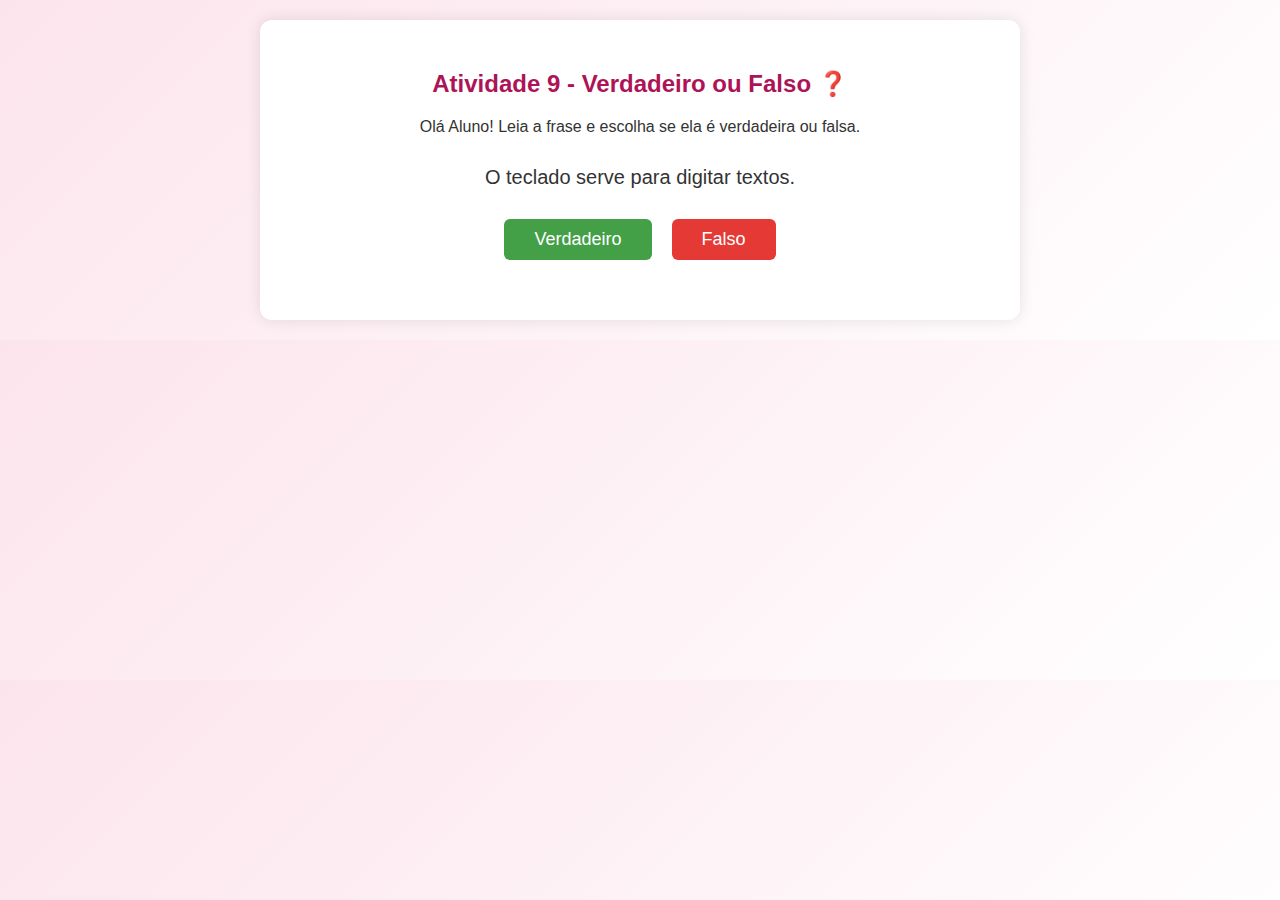
<file: atividade9.html>
<!DOCTYPE html>
<html lang="pt-BR">
<head>
  <meta charset="UTF-8">
  <meta name="viewport" content="width=device-width, initial-scale=1.0">
  <title>Atividade 9 - Verdadeiro ou Falso</title>
  <link rel="stylesheet" href="css/style.css">
  <style>
    body {
      font-family: Arial, sans-serif;
      background: linear-gradient(135deg, #fce4ec, #fff);
      margin: 0;
      padding: 20px;
    }
    h2 {
      color: #ad1457;
    }
    .container {
      max-width: 700px;
      margin: 0 auto;
      text-align: center;
    }
    #pergunta {
      font-size: 20px;
      margin: 30px 0;
    }
    .botoes {
      display: flex;
      justify-content: center;
      gap: 20px;
      margin-bottom: 30px;
    }
    .botoes button {
      font-size: 18px;
      padding: 10px 30px;
      border: none;
      border-radius: 6px;
      cursor: pointer;
    }
    .verdadeiro {
      background-color: #43a047;
      color: white;
    }
    .falso {
      background-color: #e53935;
      color: white;
    }
    #resultado, #pontuacao {
      margin-top: 20px;
    }
    #btnReiniciar, #btnProxima {
      margin-top: 20px;
      padding: 10px 20px;
      font-size: 16px;
      border: none;
      border-radius: 6px;
      cursor: pointer;
      display: none;
    }
    #btnReiniciar {
      background-color: #6a1b9a;
      color: white;
    }
    #btnProxima {
      background-color: #1e88e5;
      color: white;
    }
  </style>
</head>
<body>
  <div class="container">
    <h2>Atividade 9 - Verdadeiro ou Falso ❓</h2>
    <p>Olá <span id="nomeAluno"></span>! Leia a frase e escolha se ela é verdadeira ou falsa.</p>

    <div id="pergunta"></div>

    <div class="botoes">
      <button class="verdadeiro" onclick="responder(true)">Verdadeiro</button>
      <button class="falso" onclick="responder(false)">Falso</button>
    </div>

    <div id="resultado"></div>
    <div id="pontuacao"></div>

    <button id="btnReiniciar" onclick="reiniciar()">Tentar Novamente</button>
    <button id="btnProxima" onclick="window.location.href='atividade10.html'">Próxima Atividade</button>
  </div>

  <script>
    const aluno = JSON.parse(localStorage.getItem("aluno"));
    document.getElementById("nomeAluno").textContent = aluno?.nome || "Aluno";

    const perguntas = [
      { texto: "O teclado serve para digitar textos.", correta: true },
      { texto: "A CPU é uma peça do monitor.", correta: false },
      { texto: "O mouse é usado para mover o cursor na tela.", correta: true },
      { texto: "O HD serve para resfriar o computador.", correta: false },
      { texto: "A memória RAM ajuda o computador a ser mais rápido.", correta: true },
      { texto: "A placa-mãe é onde todas as outras peças se conectam.", correta: true },
      { texto: "O monitor envia comandos para o computador.", correta: false }
    ];
    

    let indice = 0;
    let acertos = 0;

    function mostrarPergunta() {
      if (indice < perguntas.length) {
        document.getElementById("pergunta").textContent = perguntas[indice].texto;
        document.getElementById("resultado").textContent = "";
      } else {
        finalizarJogo();
      }
    }

    function responder(resposta) {
      const correta = perguntas[indice].correta;
      const resultado = document.getElementById("resultado");
      if (resposta === correta) {
        resultado.textContent = "✅ Resposta correta!";
        acertos++;
      } else {
        resultado.textContent = "❌ Resposta incorreta.";
      }
      indice++;
      setTimeout(mostrarPergunta, 1000);
    }

    function finalizarJogo() {
  const total = perguntas.length;
  const percentual = (acertos / total) * 100;
  document.getElementById("pergunta").textContent = "Fim da atividade!";
  
  // Esconde os botões
  document.querySelector(".botoes").style.display = "none";

  document.getElementById("pontuacao").innerHTML = `<br><strong>Você acertou ${acertos} de ${total} (${percentual.toFixed(0)}%)</strong>`;

  if (percentual >= 70) {
    document.getElementById("pontuacao").innerHTML += "<br>✅ Parabéns! Você pode avançar.";
    document.getElementById("btnProxima").style.display = "inline-block";
  } else {
    document.getElementById("pontuacao").innerHTML += "<br>❌ Você precisa de pelo menos 70% para avançar.";
    document.getElementById("btnReiniciar").style.display = "inline-block";
  }
}


    function reiniciar() {
      indice = 0;
      acertos = 0;
      document.getElementById("pontuacao").innerHTML = "";
      document.getElementById("btnReiniciar").style.display = "none";
      document.getElementById("btnProxima").style.display = "none";
      mostrarPergunta();
    }

    mostrarPergunta();
  </script>
</body>
</html>
</file>
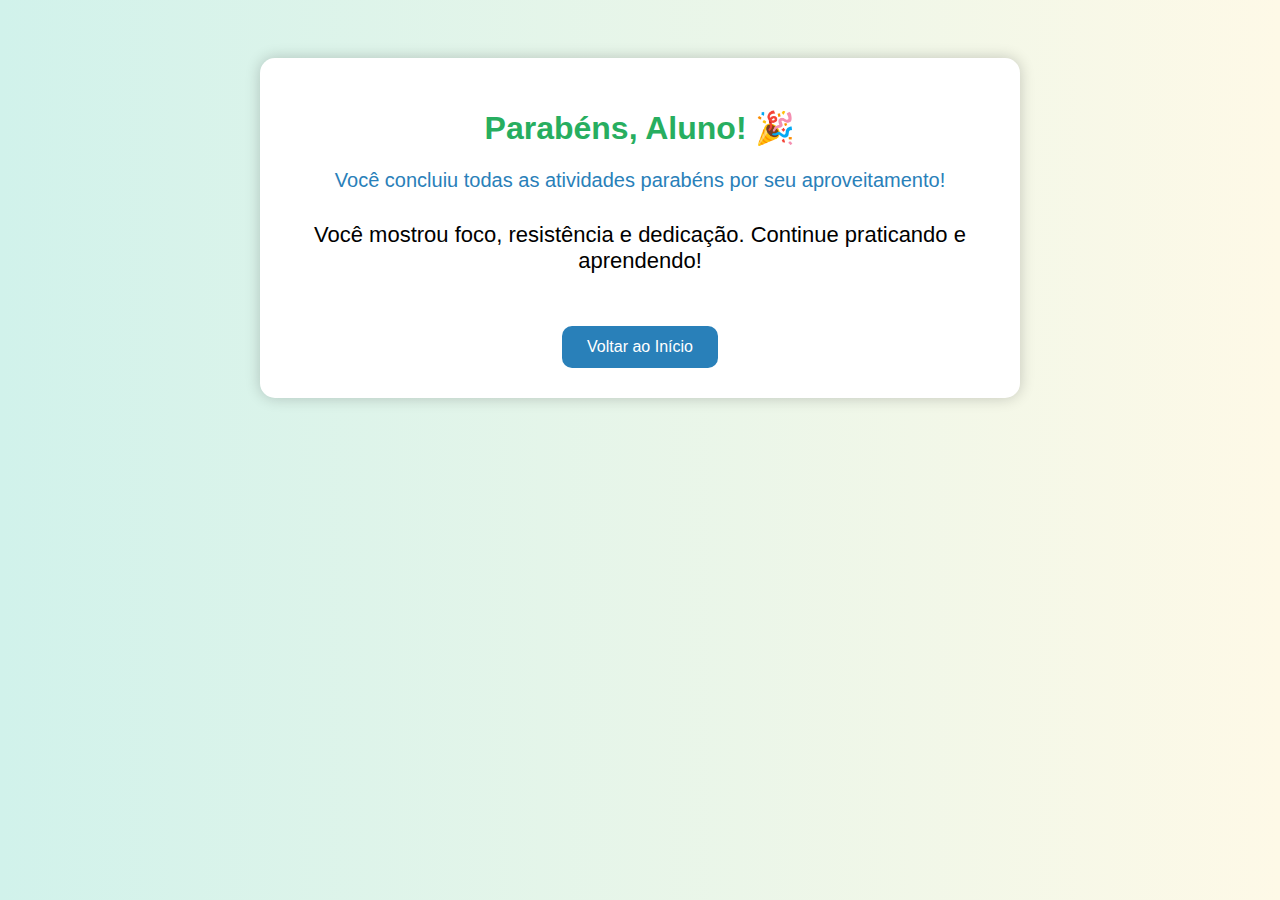
<file: final.html>
<!DOCTYPE html>
<html lang="pt-BR">
<head>
  <meta charset="UTF-8">
  <title>Conclusão do Curso</title>
  <style>
    body {
      font-family: 'Segoe UI', sans-serif;
      background: linear-gradient(to right, #d1f2eb, #fef9e7);
      text-align: center;
      padding: 50px;
    }

    .container {
      max-width: 700px;
      margin: auto;
      background-color: white;
      padding: 30px;
      border-radius: 15px;
      box-shadow: 0 0 15px rgba(0,0,0,0.2);
    }

    h1 {
      color: #27ae60;
    }

    .mensagem {
      font-size: 22px;
      margin-top: 30px;
    }

    .desempenho {
      font-size: 20px;
      margin: 20px 0;
      color: #2980b9;
    }

    .botao-voltar {
      margin-top: 30px;
      background-color: #2980b9;
      color: white;
      padding: 12px 25px;
      border: none;
      border-radius: 10px;
      font-size: 16px;
      cursor: pointer;
    }

    .botao-voltar:hover {
      background-color: #1f6391;
    }
  </style>
</head>
<body>
  <div class="container">
    <h1>Parabéns, <span id="nomeAluno">Aluno</span>! 🎉</h1>
    <p class="desempenho">Você concluiu todas as atividades parabéns por seu aproveitamento!</p>
    <p class="mensagem">Você mostrou foco, resistência e dedicação. Continue praticando e aprendendo!</p>

    <button class="botao-voltar" onclick="window.location.href='index.html'">Voltar ao Início</button>
  </div>

  <script>
    const aluno = JSON.parse(localStorage.getItem("aluno")) || { nome: "Aluno", desempenho: 0 };
    document.getElementById("nomeAluno").textContent = aluno.nome;
    document.getElementById("porcentagem").textContent = aluno.desempenho + "%";
  </script>
</body>
</html>
</file>
<file: css/style.css>
body {
    font-family: Arial, sans-serif;
    margin: 0;
    padding: 20px;
    background-color: #f9f9f9;
    color: #333;
  }
  
  .container {
    max-width: 800px;
    margin: auto;
    background: #fff;
    padding: 30px;
    border-radius: 12px;
    box-shadow: 0 0 15px rgba(0, 0, 0, 0.1);
  }
  
  h1, h2 {
    text-align: center;
    color: #222;
  }
  
  form {
    display: flex;
    flex-direction: column;
    gap: 15px;
  }
  
  label {
    font-weight: bold;
  }
  
  input {
    padding: 10px;
    font
</file>
